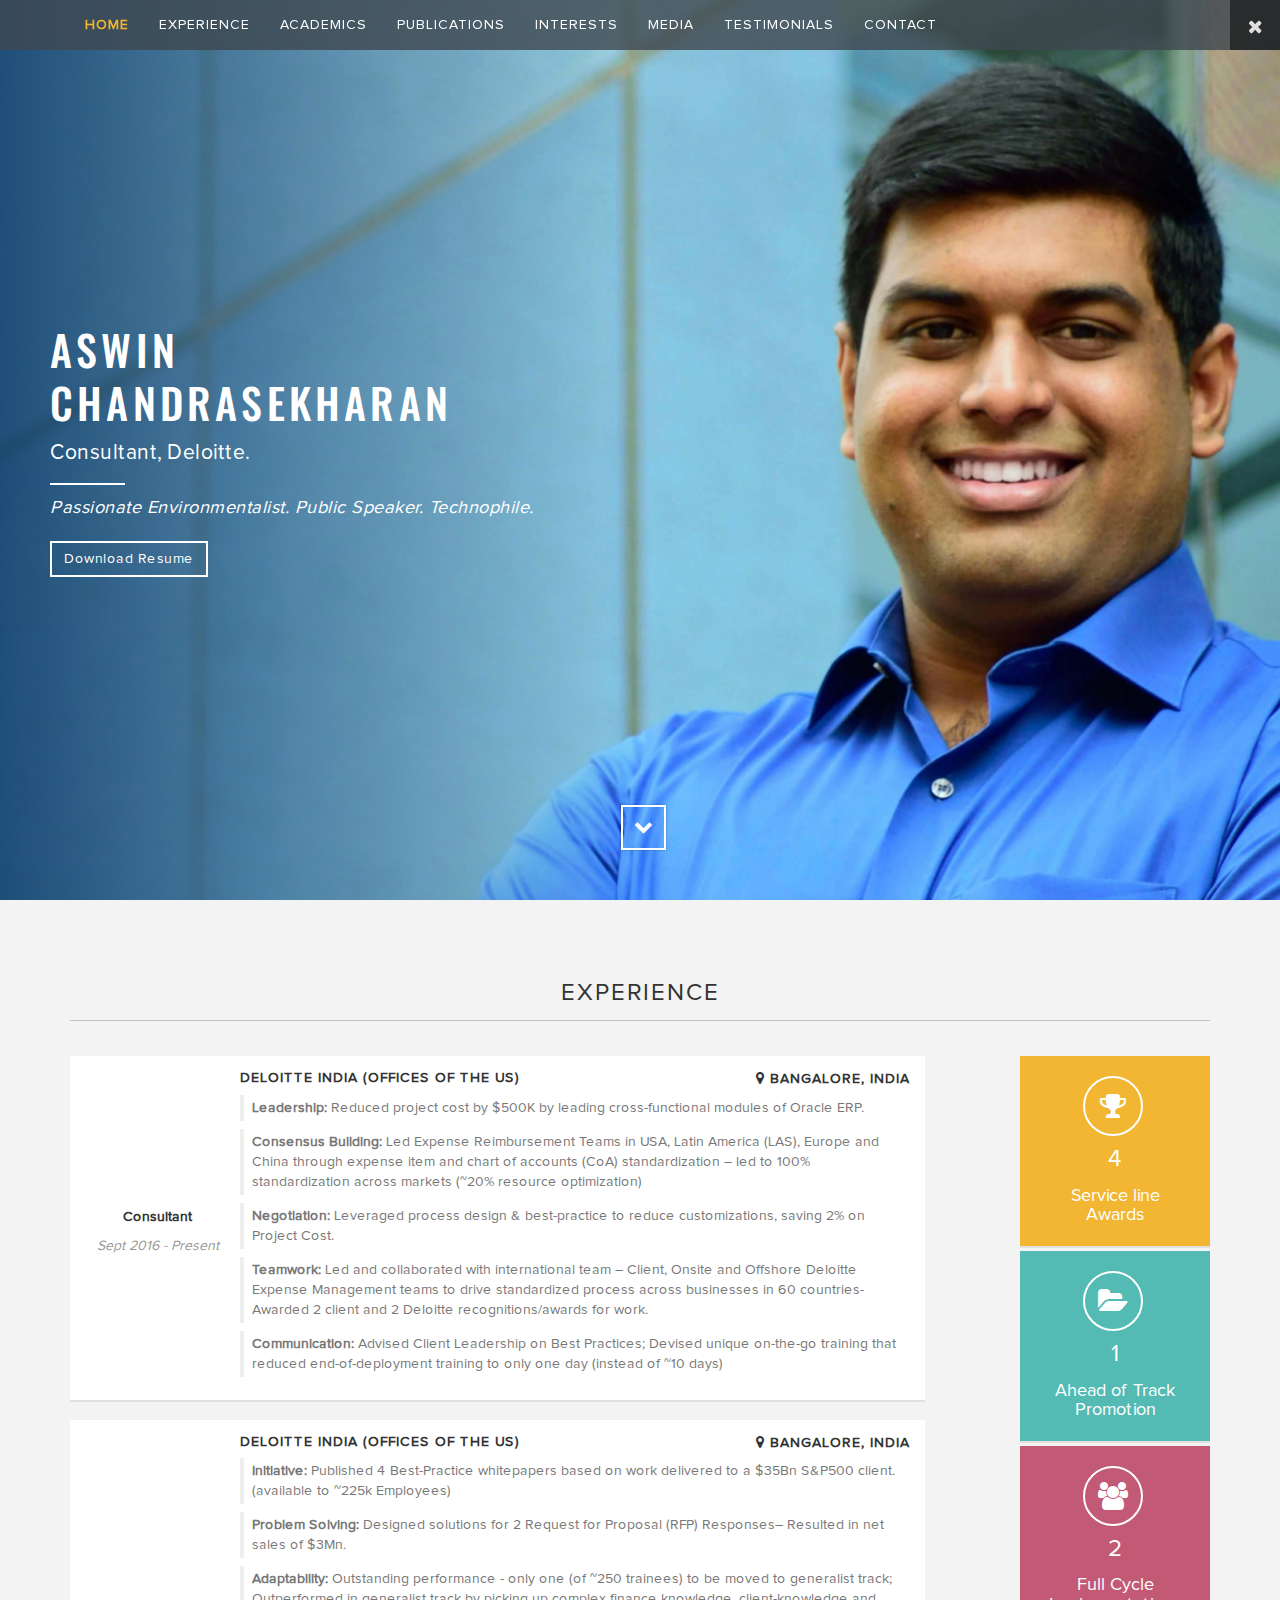
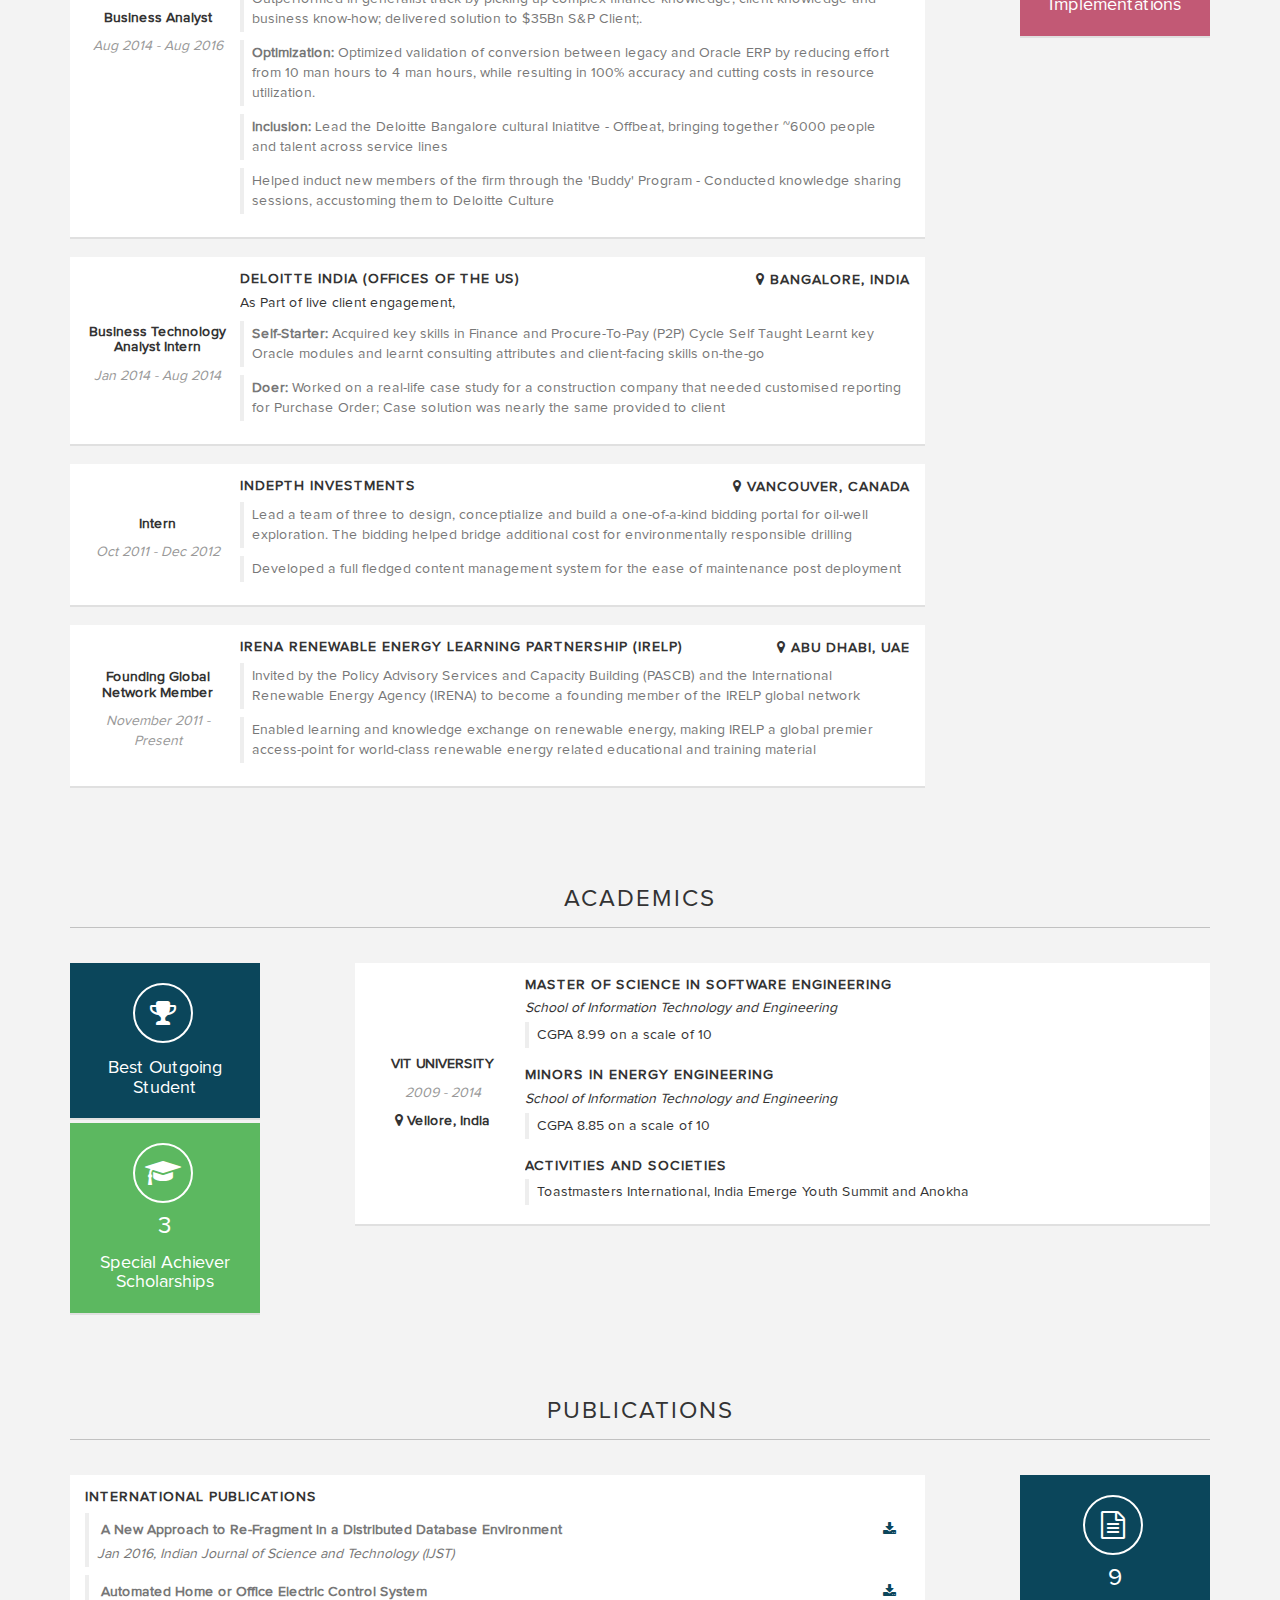
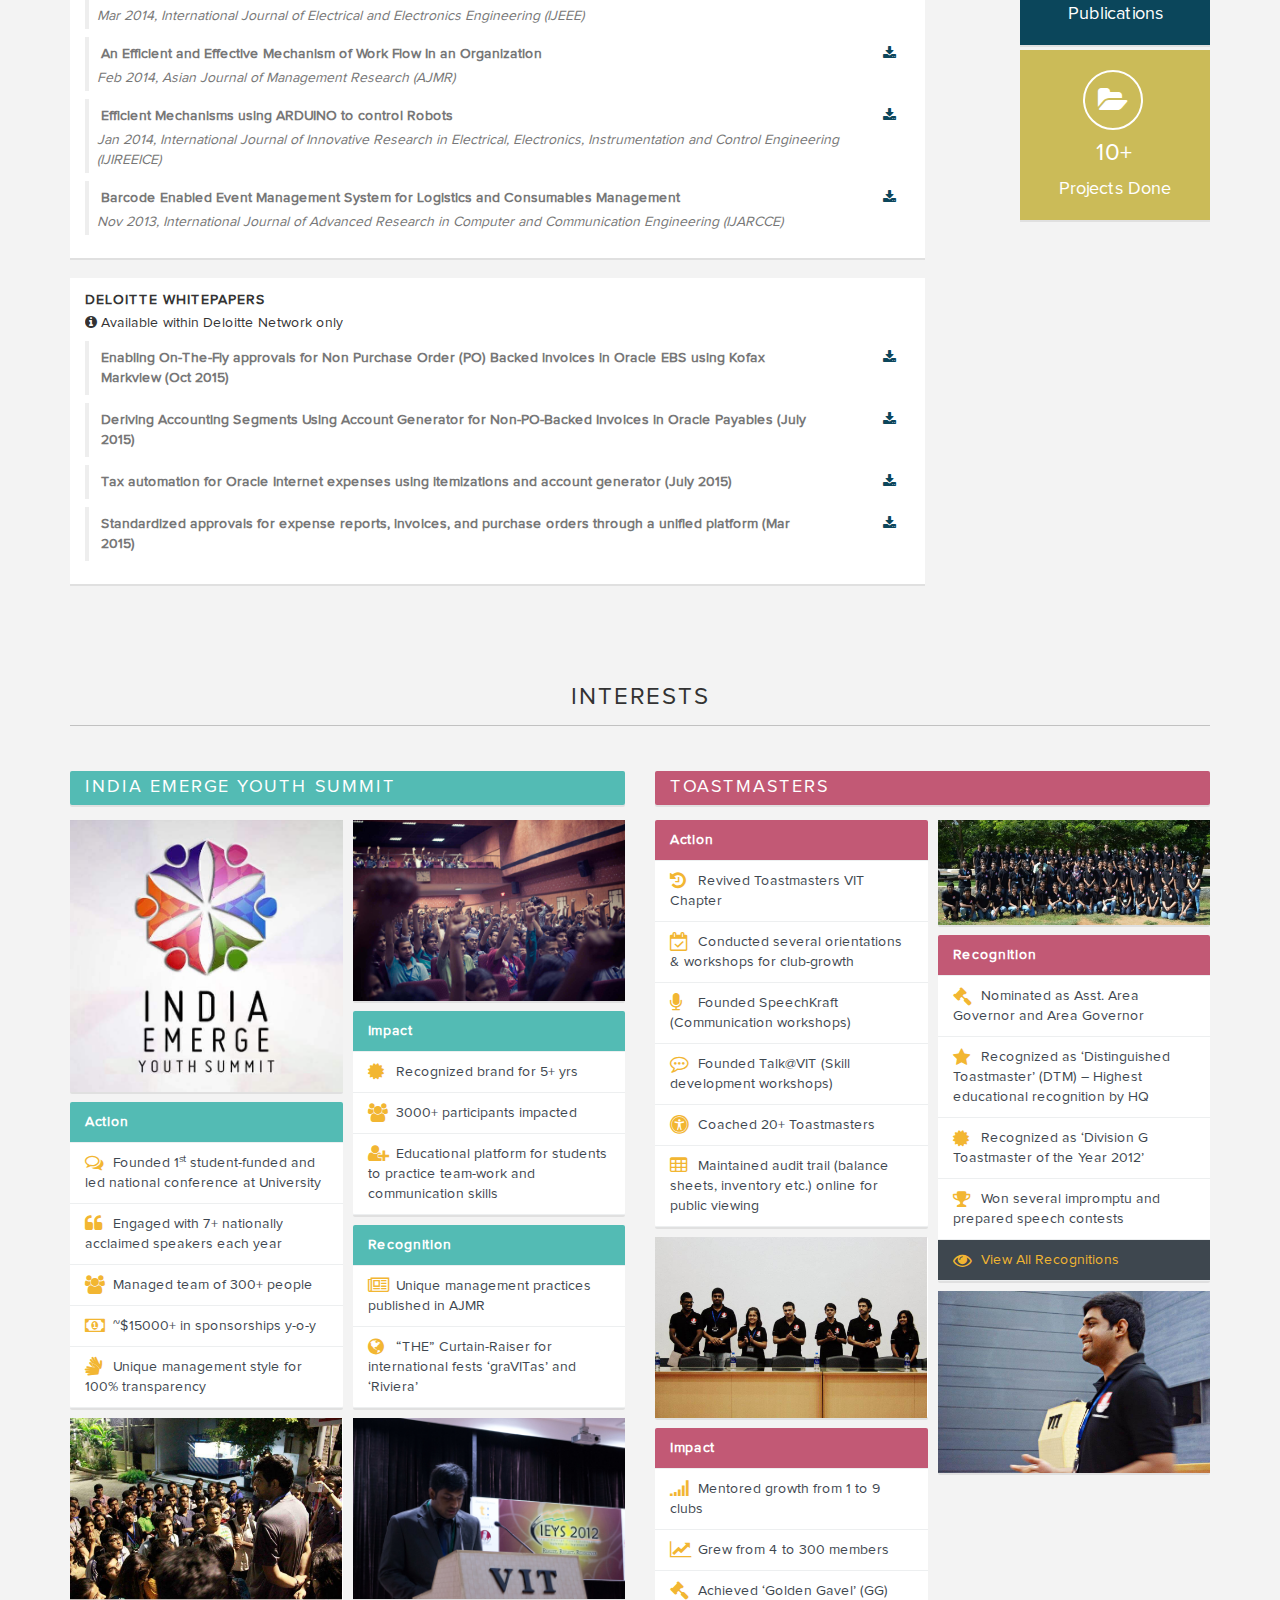
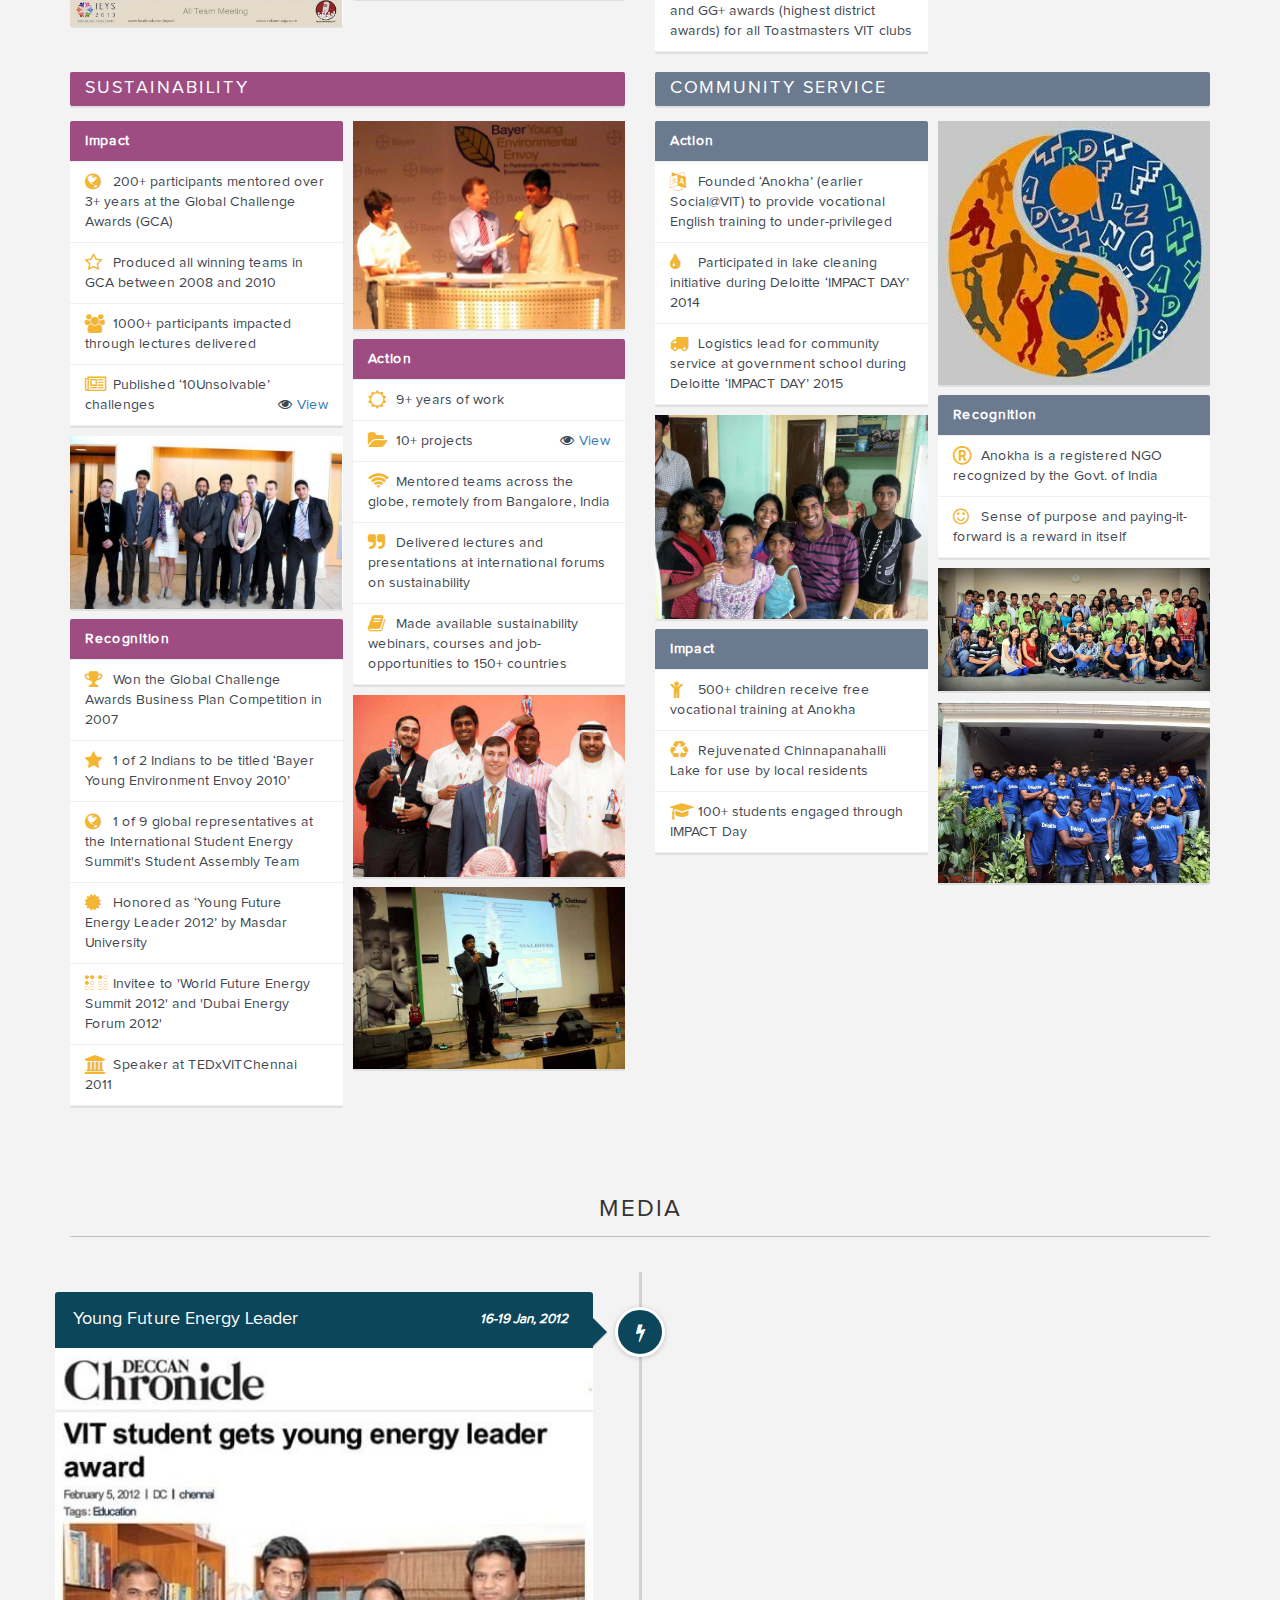
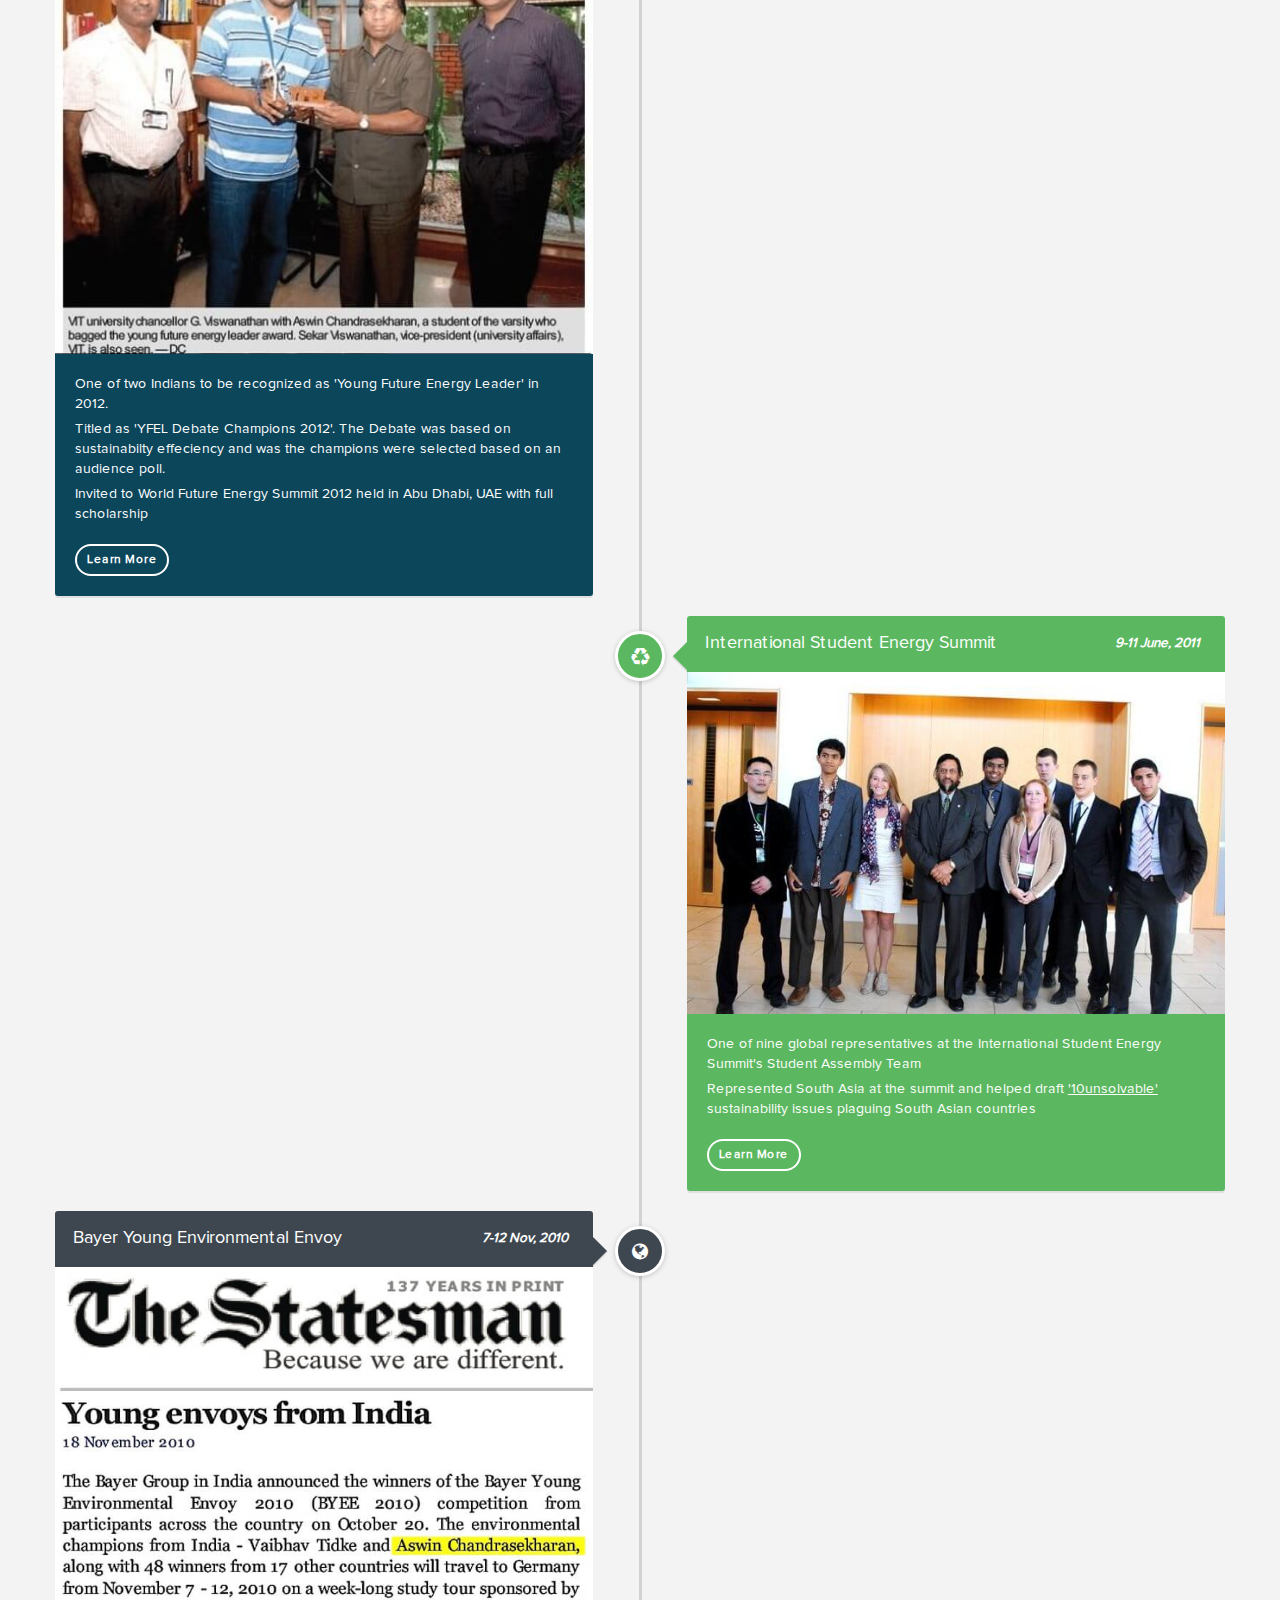
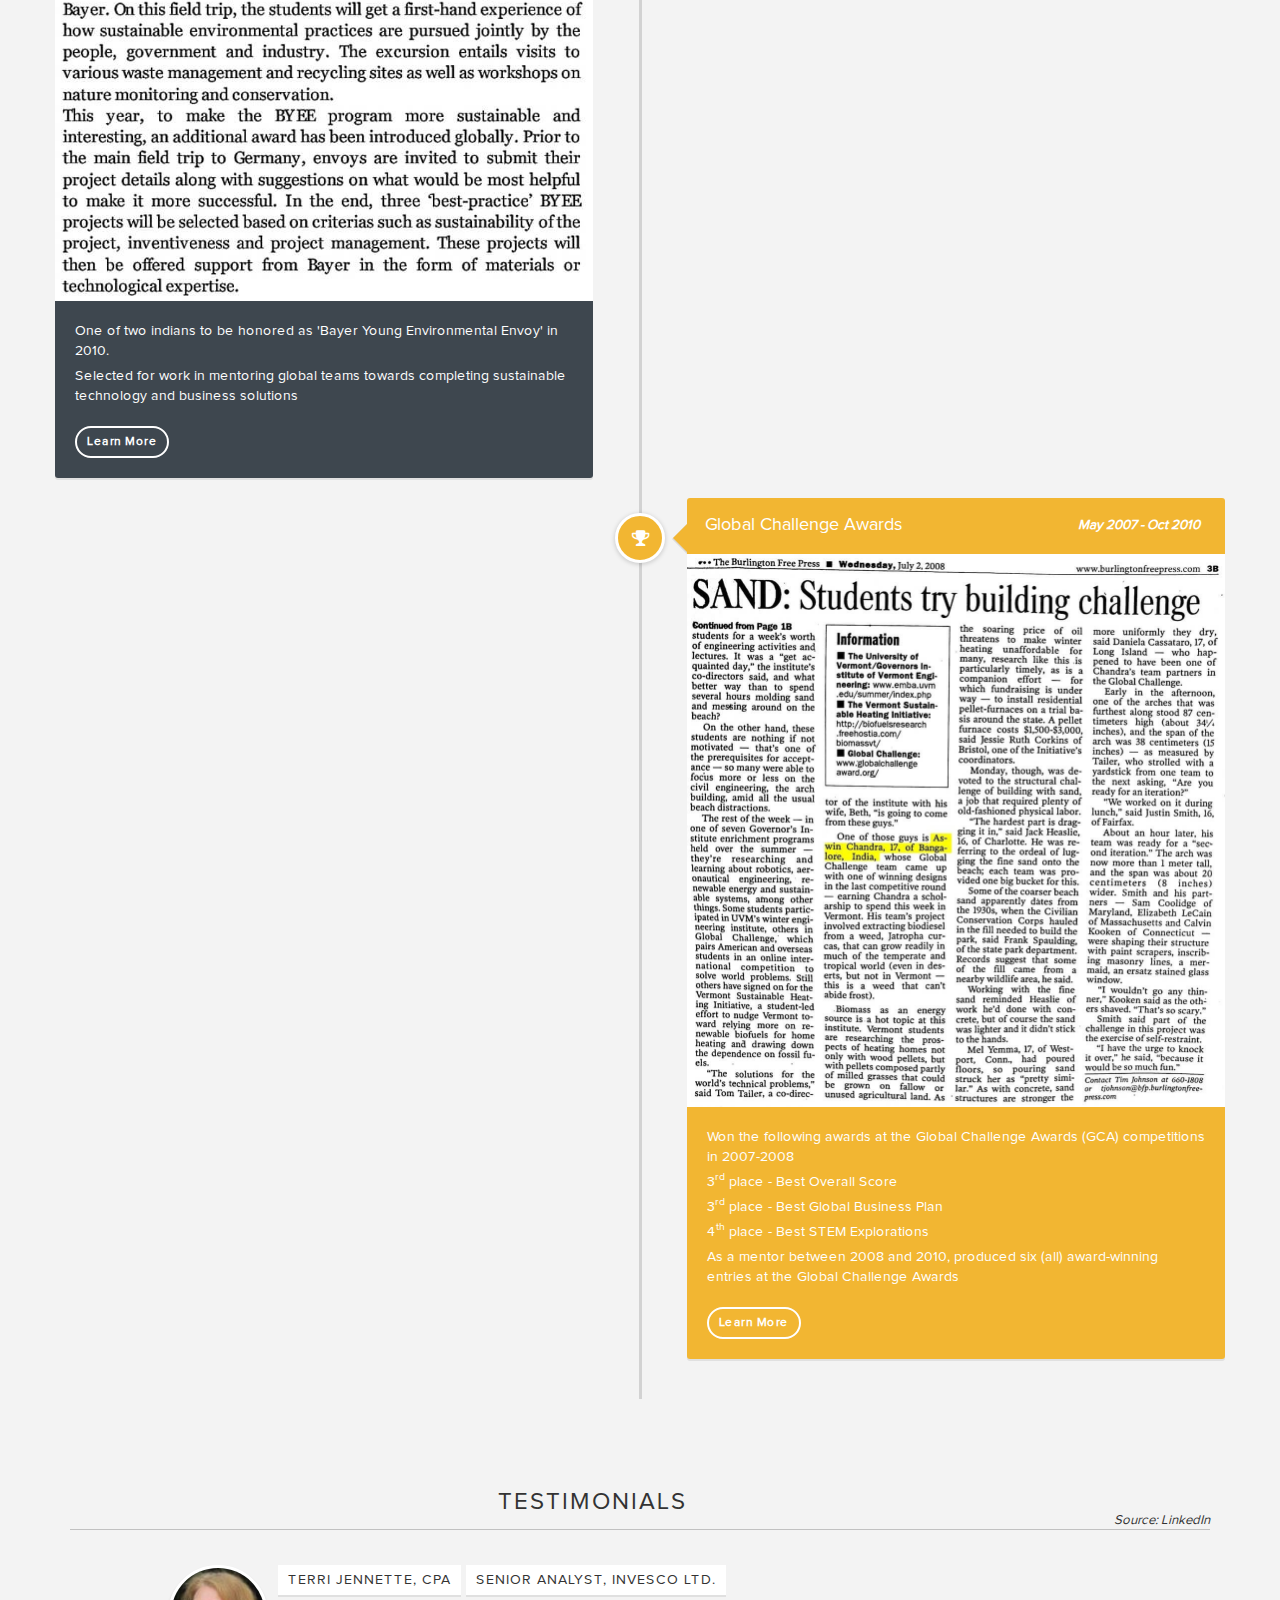
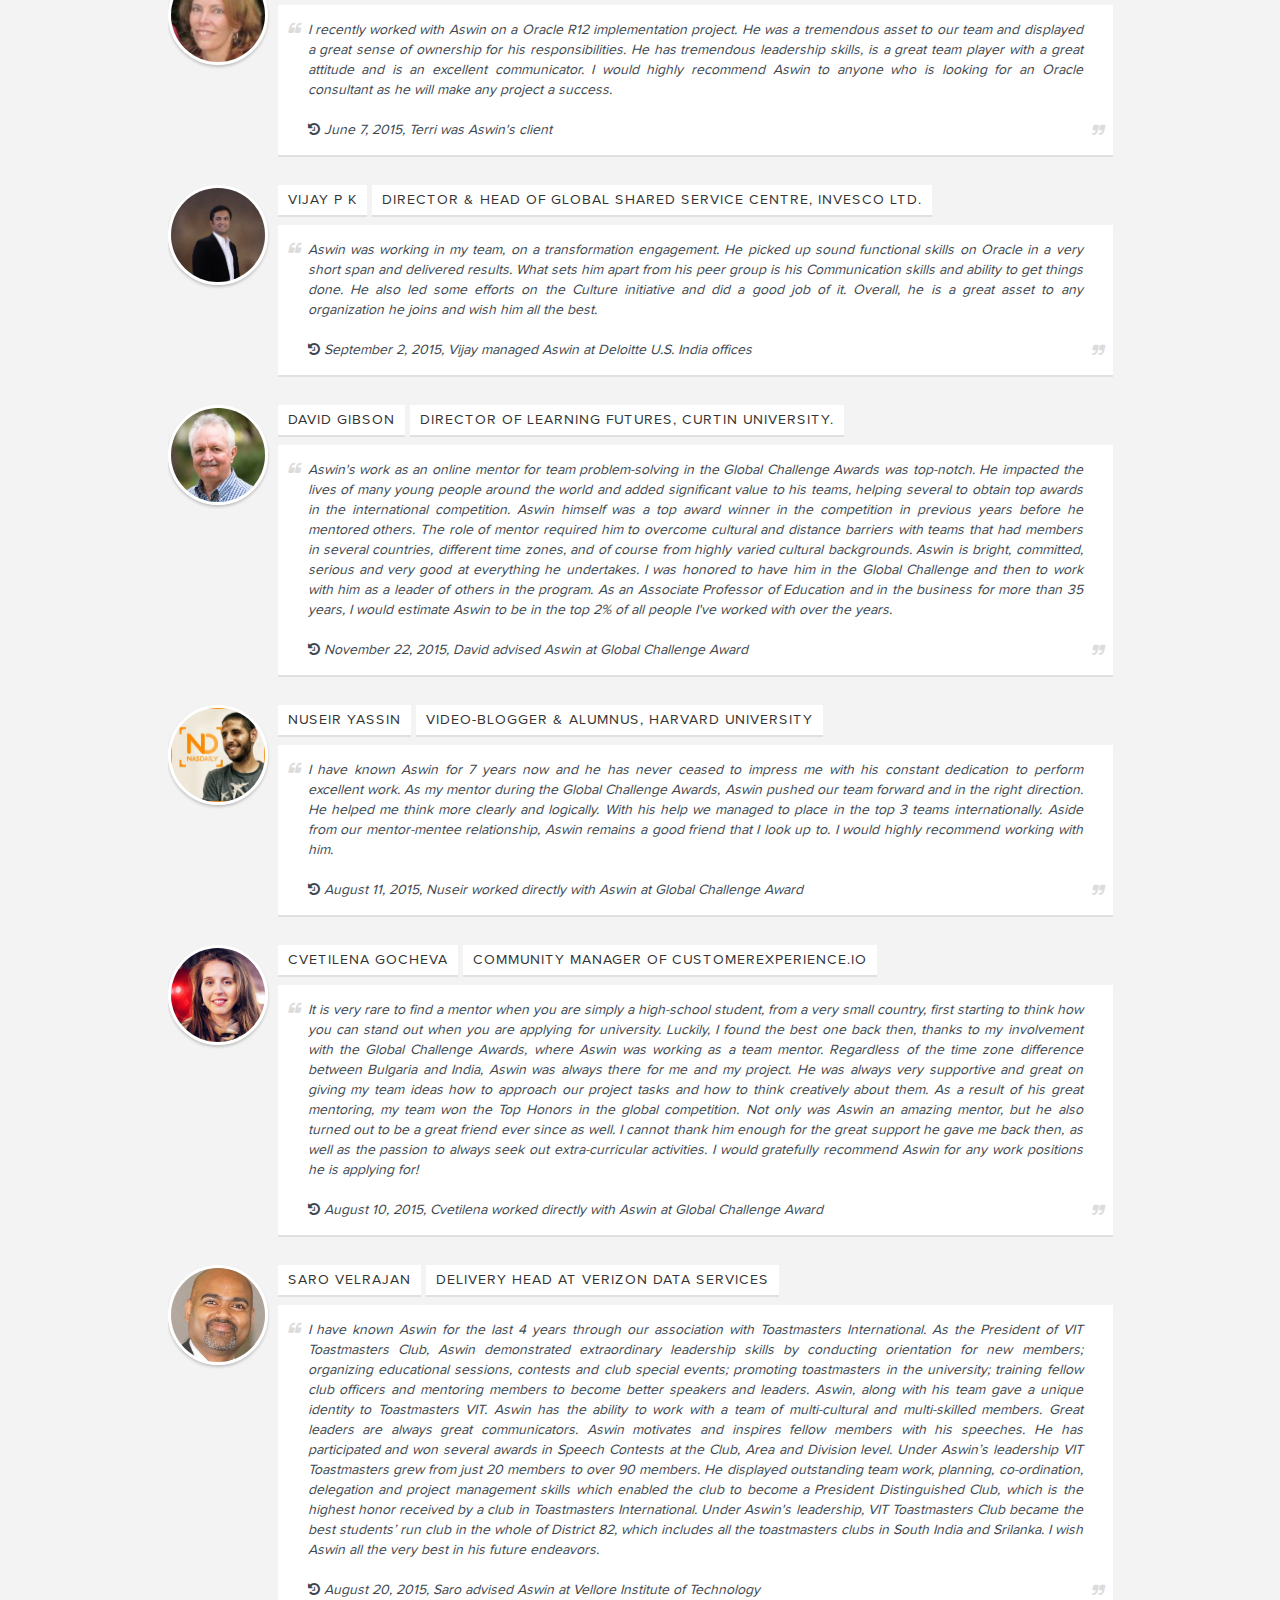
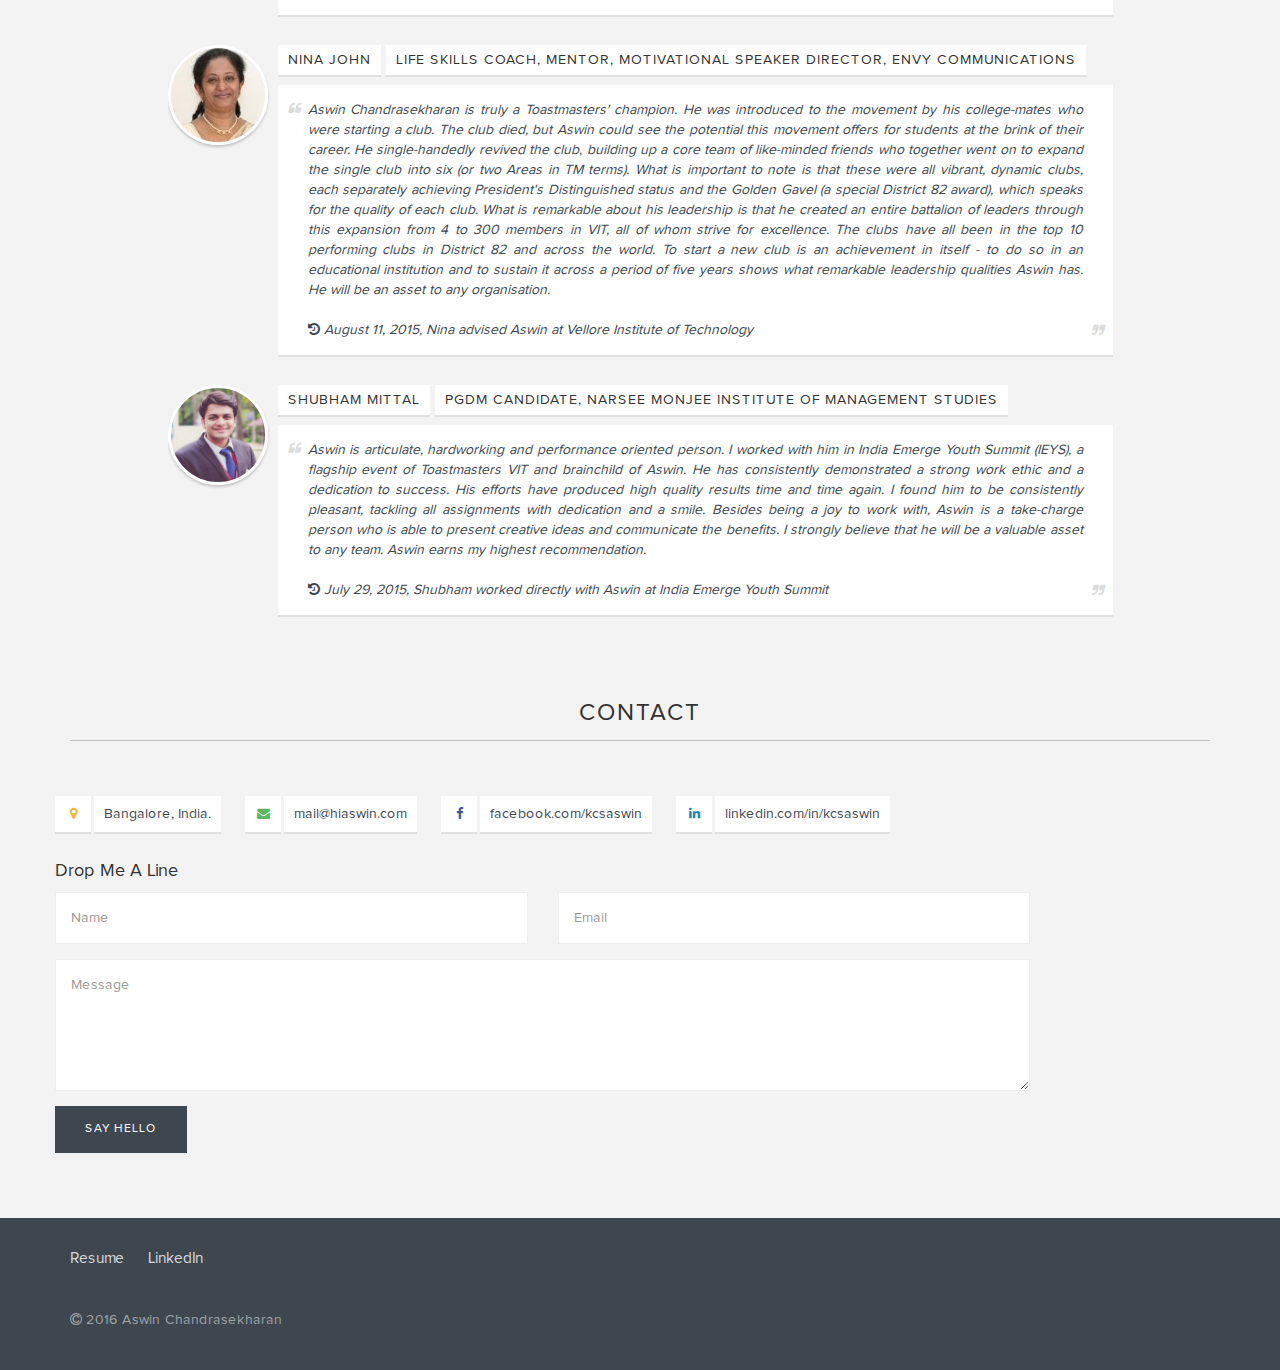
<file: index.html>
<!--Designed and built by Aniruddha Pondhe. 
	www.anipb.com | linkedin.com/in/aniruddhapondhe-->
<!DOCTYPE html>
<html lang="en">
<head>
	<title>Aswin Chandrasekharan</title>
	<meta charset="UTF-8" />
	<meta http-equiv="X-UA-Compatible" content="IE=edge" />
	<meta name="viewport" content="width=device-width, initial-scale=1.0, minimum-scale=1.0, maximum-scale=1.0, user-scalable=no" />

	<link rel="stylesheet" type="text/css" href="css/bootstrap.min.css" />
	<link rel="stylesheet" type="text/css" href="css/scrolling-nav.css" />
	<link rel="stylesheet" type="text/css" href="css/font-awesome.min.css" />
	<link rel="stylesheet" type="text/css" href="https://fonts.googleapis.com/css?family=Oswald" />
	<!-- Custom Styleshett -->
	<link rel="stylesheet" type="text/css" href="css/style.css" />

    <!-- HTML5 Shim and Respond.js IE8 support of HTML5 elements and media queries -->
    <!-- WARNING: Respond.js doesn't work if you view the page via file:// -->
    <!--[if lt IE 9]>
        <script src="https://oss.maxcdn.com/libs/html5shiv/3.7.0/html5shiv.js"></script>
        <script src="https://oss.maxcdn.com/libs/respond.js/1.4.2/respond.min.js"></script>
    <![endif]-->
	<script>
	  (function(i,s,o,g,r,a,m){i['GoogleAnalyticsObject']=r;i[r]=i[r]||function(){
	  (i[r].q=i[r].q||[]).push(arguments)},i[r].l=1*new Date();a=s.createElement(o),
	  m=s.getElementsByTagName(o)[0];a.async=1;a.src=g;m.parentNode.insertBefore(a,m)
	  })(window,document,'script','https://www.google-analytics.com/analytics.js','ga');

	  ga('create', 'UA-85081599-1', 'auto');
	  ga('send', 'pageview');

	</script>
</head>

<body id="page-top" data-spy="scroll" data-target=".navbar-fixed-top">
    <nav class="navbar navbar-fixed-top grey-matte-bg" role="navigation">
        <div class="container">
            <div class="navbar-header page-scroll">
                <button type="button" class="navbar-toggle" data-toggle="collapse" data-target=".navbar-ex1-collapse">
                    <span class="sr-only">Toggle navigation</span>
                    <span class="icon-bar"></span>
                    <span class="icon-bar"></span>
                    <span class="icon-bar"></span>
                </button>
            </div>
            <div class="collapse navbar-collapse navbar-ex1-collapse">
                <ul class="nav navbar-nav">
                    <li class="active"><a class="page-scroll" href="#about">Home</a></li>
                    <li><a class="page-scroll" href="#experience">Experience</a></li>
                    <li><a class="page-scroll" href="#academics">Academics</a></li>
                    <li><a class="page-scroll" href="#publications">Publications</a></li>
                    <li><a class="page-scroll" href="#interests">Interests</a></li>
                    <li><a class="page-scroll" href="#media">Media</a></li>
                    <li><a class="page-scroll" href="#testimonials">Testimonials</a></li>
                    <li><a class="page-scroll" href="#contact">Contact</a></li>
                </ul>
            </div>
        </div>
    </nav>
    <div class="menu-trigger"><i class="fa fa-navicon fa-lg"></i></div>

	<section id="about" class="zero-padding-top full-width-bg vertical-middle-parent aswin-banner">
		<div class="container vertical-middle-element intro-box">
			<div class="row">
				<div class="col-md-6 intro-content">
					<h1>Aswin<br />Chandrasekharan</h1>
					<p class="designation">Consultant, Deloitte.</p>
					<h1 class="heading-line"></h1>
					<p class="keywords">Passionate Environmentalist. Public Speaker. Technophile.</p>
					<a href="content/AswinResume.pdf" class="btn download-cv" target="_blank">Download Resume</a>
					<!-- <p class="location"><i class="fa fa-map-marker fa-fw"></i>Bangalore, India</p> -->
				</div>
			</div>
		</div>
		<a class="btn-scroll-down page-scroll" href="#experience"><i class="fa fa-chevron-down fa-lg"></i></a>
	</section>

	<section id="experience">
		<div class="container">
			<h3>Experience</h3>

			<div class="row">
				<div class="col-xs-12 col-sm-12 col-md-9 section-box">
					<div class="media section-item">
						<div class="media-left media-middle year">
							<h5>Consultant</h5>
							<span>Sept 2016 - Present</span>
						</div>
						<div class="media-body box-content">
							<h5 class="media-heading">Deloitte India (Offices of the US) <span class="pull-right"><i class="fa fa-map-marker"></i> Bangalore, India</span></h5>

							<ul><li><b>Leadership:</b> Reduced project cost by $500K by leading cross-functional modules of Oracle ERP.</li>
								<li><b>Consensus Building:</b> Led Expense Reimbursement Teams in USA, Latin America (LAS), Europe and China through expense item and chart of accounts (CoA) standardization – led to 100% standardization across markets (~20% resource optimization)
								<li><b>Negotiation:</b> Leveraged process design & best-practice to reduce customizations, saving 2% on Project Cost.</li>
								<li><b>Teamwork:</b> Led and collaborated with international team – Client, Onsite and Offshore Deloitte Expense Management teams to drive standardized process across businesses in 60 countries- Awarded 2 client and 2 Deloitte recognitions/awards for work.</li>
								<li><b>Communication: </b> Advised Client Leadership on Best Practices; Devised unique on-the-go training that reduced end-of-deployment training to only one day (instead of ~10 days)</li> 
							</ul>
						</div>
					</div>
					<div class="media section-item">
						<div class="media-left media-middle year">
							<h5>Business Analyst</h5>
							<span>Aug 2014 - Aug 2016</span>
						</div>
						<div class="media-body box-content">
							<h5 class="media-heading">Deloitte India (Offices of the US) <span class="pull-right"><i class="fa fa-map-marker"></i> Bangalore, India</span></h5>
							<ul>
								<li><b>Initiative:</b> Published 4 Best-Practice whitepapers based on work delivered to a $35Bn S&P500 client. (available to ~225k Employees)</li>
								<li><b>Problem Solving:</b> Designed solutions for 2 Request for Proposal (RFP) Responses– Resulted in net sales of $3Mn.</li>
								<li><b>Adaptability:</b> Outstanding performance - only one (of ~250 trainees) to be moved to generalist track; Outperformed in generalist track by picking up complex finance knowledge, client-knowledge and business know-how; delivered solution to $35Bn S&P Client;.</li>
								<li><b>Optimization:</b> Optimized validation of conversion between legacy and Oracle ERP by reducing effort from 10 man hours to 4 man hours, while resulting in 100% accuracy and cutting costs in resource utilization.</li>
								<li><b>Inclusion:</b> Lead the Deloitte Bangalore cultural Iniatitve - Offbeat, bringing together ~6000 people and talent across service lines</li>
								<li>Helped induct new members of the firm through the 'Buddy' Program - Conducted knowledge sharing sessions, accustoming them to Deloitte Culture</li>
							</ul>
						</div>
					</div>
					<div class="media section-item">
						<div class="media-left media-middle year">
							<h5>Business Technology Analyst Intern</h5>
							<span>Jan 2014 - Aug 2014</span>
						</div>
						<div class="media-body box-content">
							<h5 class="media-heading">Deloitte India (Offices of the US) <span class="pull-right"><i class="fa fa-map-marker"></i> Bangalore, India</span></h5>
							<p>As Part of live client engagement,</p>
							<ul>
								<li><b>Self-Starter: </b>Acquired key skills in Finance and Procure-To-Pay (P2P) Cycle
								Self Taught Learnt key Oracle modules and learnt consulting attributes and client-facing skills on-the-go</li>
								<li><b>Doer:</b> Worked on a real-life case study for a construction company that needed customised reporting for Purchase Order; Case solution was nearly the same provided to client</li>
							</ul>
						</div>
					</div>
					<div class="media section-item">
						<div class="media-left media-middle year">
							<h5>Intern</h5>
							<span>Oct 2011 - Dec 2012</span>
						</div>
						<div class="media-body box-content">
							<h5 class="media-heading">Indepth Investments <span class="pull-right"><i class="fa fa-map-marker"></i> Vancouver, Canada</span></h5>
							<ul>
								<li>Lead a team of three to design, conceptialize and build a one-of-a-kind bidding portal for oil-well exploration. The bidding helped bridge additional cost for environmentally responsible drilling</li>
								<li>Developed a full fledged content management system for the ease of maintenance post deployment</li>
							</ul>
						</div>
					</div>
					<div class="media section-item">
						<div class="media-left media-middle year">
							<h5>Founding Global Network Member</h5>
							<span>November 2011 - Present</span>
						</div>
						<div class="media-body box-content">
							<h5 class="media-heading">IRENA Renewable Energy Learning Partnership (IRELP) <span class="pull-right"><i class="fa fa-map-marker"></i> Abu Dhabi, UAE</span></h5>
							<ul>
								<li>Invited by the Policy Advisory Services and Capacity Building (PASCB) and the International Renewable Energy Agency (IRENA) to become a founding member of the IRELP global network</li>
								<li>Enabled learning and knowledge exchange on renewable energy, making IRELP a global premier access-point for world-class renewable energy related educational and training material</li>
							</ul>
						</div>
					</div>
				</div>

				<div class="col-xs-12 col-sm-12 col-md-2 col-md-offset-1 section-summary">
					<div class="middle-content">						
						<div class="fact-box soft-yellow-bg">
							<span class="fa-stack fa-2x">
								<i class="fa fa-trophy fa-stack-1x"></i>
							</span>
							<p data-to="4" data-append="">4</p>
							<h4>Service line Awards</h4>
						</div>						
						<div class="fact-box cyan-matte-bg">
							<span class="fa-stack fa-2x">
								<i class="fa fa-folder-open fa-stack-1x"></i>
							</span>
							<p data-to="1" data-append="">1</p>
							<h4>Ahead of Track Promotion</h4>
						</div>						
						<div class="fact-box soft-pink-bg">
							<span class="fa-stack fa-2x">
								<i class="fa fa-users fa-stack-1x"></i>
							</span>
							<p data-to="2" data-append="">2</p>
							<h4>Full Cycle Implementations</h4>
						</div>
					</div>					
				</div>

			</div><!--row-->
		</div>
	</section>

	<section id="academics">
		<div class="container">
			<h3>Academics</h3>

			<div class="row">
				<div class="col-xs-12 col-sm-12 col-md-2 section-summary">
					<div class="middle-content">
						<div class="fact-box steel-blue-bg">
							<span class="fa-stack fa-2x">
								<i class="fa fa-trophy fa-stack-1x"></i>
							</span>
							<h4>Best Outgoing Student</h4>
						</div>
						<div class="fact-box soft-green-bg">
							<span class="fa-stack fa-2x">
								<i class="fa fa-mortar-board fa-stack-1x"></i>
							</span>
							<p data-to="3" data-append="">3</p>
							<h4>Special Achiever Scholarships</h4>
						</div>
					</div>
				</div>
				<div class="col-xs-12 col-sm-12 col-md-9 col-md-offset-1 section-box">
					<div class="media section-item">
						<div class="media-left media-middle year">
							<h5>VIT UNIVERSITY</h5>
							<span>2009 - 2014</span>
							<h5 class="vellore-location"><i class="fa fa-map-marker"></i> Vellore, India</h5>
						</div>
						<div class="media-body box-content">
							<h5 class="media-heading">Master of Science in Software Engineering</h5>
							<p><i>School of Information Technology and Engineering</i></p>
							<blockquote>CGPA 8.99 on a scale of 10</blockquote>
							<h5 class="media-heading">Minors in Energy Engineering</h5>
							<p><i>School of Information Technology and Engineering</i></p>							
							<blockquote>CGPA 8.85 on a scale of 10</blockquote>
							<h5 class="media-heading">Activities and Societies</h5>
							<blockquote>Toastmasters International, India Emerge Youth Summit and Anokha</blockquote>
						</div>
					</div>
				</div>

			</div><!--row-->
		</div>
	</section>

	<section id="publications">
		<div class="container">
			<h3>Publications</h3>

			<div class="row">
				<div class="col-xs-12 col-sm-12 col-md-9 section-box">
					<div class="media section-item">
						<div class="media-body box-content">
							<h5 class="media-heading">International Publications</h5>
							<ul class="publications-list">
								<li><span>A New Approach to Re-Fragment in a Distributed Database Environment</span>
									<a href="http://www.indjst.org/index.php/indjst/article/view/59963/66981" target="_blank" class="pull-right"><i class="fa fa-download fa-fw"></i></a>
									<br /><i>Jan 2016, Indian Journal of Science and Technology (IJST)</i>
								</li>
								<li><span>Automated Home or Office Electric Control System</span>
									<a href="content/AutoHomeOfficePpr.pdf" target="_blank" class="pull-right"><i class="fa fa-download fa-fw"></i></a>
									<br /><i>Mar 2014, International Journal of Electrical and Electronics Engineering (IJEEE)</i>
								</li>
								<li><span>An Efficient and Effective Mechanism of Work Flow In an Organization</span>
									<a href="http://www.ipublishing.co.in/ajmrvol1no1//volfour/EIJMRS4038.pdf" target="_blank" class="pull-right"><i class="fa fa-download fa-fw"></i></a>
									<br /><i>Feb 2014, Asian Journal of Management Research (AJMR)</i>
								</li>
								<li><span>Efficient Mechanisms using ARDUINO to control Robots</span>
									<a href="http://www.ijireeice.com/upload/2014/january/IJIREEICE2B__S_karthik_efficient_mechanisms.pdf" target="_blank" class="pull-right"><i class="fa fa-download fa-fw"></i></a>
									<br /><i>Jan 2014, International Journal of Innovative Research in Electrical, Electronics, Instrumentation and Control Engineering (IJIREEICE)</i>
								</li>
								<li><span>Barcode Enabled Event Management System for Logistics and Consumables Management</span>
									<a href="http://www.ijarcce.com/upload/2013/november/23-_H_-Aswin-BARCODE_ENABLED.pdf" target="_blank" class="pull-right"><i class="fa fa-download fa-fw"></i></a>
									<br /><i>Nov 2013, International Journal of Advanced Research in Computer and Communication Engineering (IJARCCE)</i>
								</li>
							</ul>
						</div>
					</div>
					<div class="media section-item">
						<div class="media-body box-content">
							<h5 class="media-heading">DELOITTE WHITEPAPERS</h5>
							<p><i class="fa fa-info-circle"></i> Available within Deloitte Network only</p>
							<ul class="publications-list">
								<li><span>Enabling On-The-Fly approvals for Non Purchase Order (PO) Backed invoices in Oracle EBS using Kofax Markview (Oct 2015)</span><a href="https://www.km.deloitteresources.com/sites/live/consulting/KAM%20Documents/All%20Consulting/KMIP-2822740/Enabling%20on%20the%20fly%20Approvals.docx" target="_blank" class="pull-right"><i class="fa fa-download fa-fw"></i></a></li>
								<li><span>Deriving Accounting Segments Using Account Generator for Non-PO-Backed Invoices in Oracle Payables (July 2015)</span><a href="https://www.km.deloitteresources.com/sites/live/consulting/KAM%20Documents/All%20Consulting/KMIP-2655465/Account%20Generator%20Whitepaper%20DCS%20US%20Compliant%20DOC1300375.docx" target="_blank" class="pull-right"><i class="fa fa-download fa-fw"></i></a></li>
								<li><span>Tax automation for Oracle Internet expenses using itemizations and account generator (July 2015)</span><a href="https://www.km.deloitteresources.com/sites/live/consulting/KAM%20Documents/All%20Consulting/KMIP-2655520/Tax%20Automation%20in%20Oracle%20Expense%20Report%20using%20Itemizations%20and%20Account%20G.docx" target="_blank" class="pull-right"><i class="fa fa-download fa-fw"></i></a></li>
								<li><span>Standardized approvals for expense reports, invoices, and purchase orders through a unified platform (Mar 2015)</span><a href="https://www.km.deloitteresources.com/sites/live/consulting/KAM%20Documents/All%20Consulting/KMIP-2313650/Standardized%20Approvals%20using%20unified%20approach%20PC%20DOC1228466.docx" target="_blank" class="pull-right"><i class="fa fa-download fa-fw"></i></a></li>
							</ul>
						</div>
					</div>
				</div>
				<div class="col-xs-12 col-sm-12 col-md-2 col-md-offset-1 section-summary">
					<div class="middle-content">
						<div class="fact-box steel-blue-bg">
							<span class="fa-stack fa-2x">
								<i class="fa fa-file-text-o fa-stack-1x"></i>
							</span>
							<p data-to="9" data-append="+">9</p>
							<h4>Publications</h4>
						</div>
						<div class="fact-box khaki-bg">
							<span class="fa-stack fa-2x">
								<i class="fa fa-folder-open fa-stack-1x"></i>
							</span>
							<p data-to="10" data-append="">10+</p>
							<h4>Projects Done</h4>
						</div>
					</div>
				</div>
			</div>
		</div>
	</section>

	<section id="interests">
		<div class="modal fade" id="tmirecog" tabindex="-1" role="dialog" aria-labelledby="tmirecogLabel">
			<div class="modal-dialog modal-lg" role="document">
				<div class="modal-content">
					<div class="modal-header">
						<button type="button" class="close" data-dismiss="modal" aria-label="Close"><span aria-hidden="true"><i class="fa fa-close"></i></span></button>
						<h4 class="modal-title" id="tmirecogLabel">Toastmasters Recognitions</h4>
					</div>
					<div class="modal-body">
						<div class="row">
							<div class="col-xs-12 col-sm-12 col-md-12">
								<div class="table-responsive">
								<table class="table table-striped table-bordered table-condensed">
									<thead>
									<tr class="steel-blue-bg white-txt">
										<td colspan="2">Responsibilities</td>
									</tr>
									</thead>
									<tbody>
									<tr>
										<td>Sponsor - Trichy Toastmasters Clubs</td>
										<td>Jan 2014 to Present</td>
									</tr>
									<tr>
										<td>Area Governor – Area 3, Division G, District 82, Toastmasters International</td>
										<td>Jan 2013 to Present</td>
									</tr>
									<tr>
										<td>Asst Area Governor – Area 2, Div G, Dist 82, Toastmasters International</td>
										<td>June 2012 to Jan 2013</td>
									</tr>
									<tr>
										<td>Immediate Past President – Terra VIT Toastmasters</td>
										<td>Jul 2012 to Dec 2012</td>
									</tr>
									<tr>
										<td>President - Toastmasters International VIT Chapter</td>
										<td>Jan 2012 to June 2012</td>
									</tr>
									<tr>
										<td>Treasurer - Toastmasters International VIT Chapter</td>
										<td>Jul 2012 to Dec 2012</td>
									</tr>
									<tr>
										<td>Mentor and Sponsor – Agua VIT Toastmasters</td>
										<td>Jul 2013 to present</td>
									</tr>
									<tr>
										<td>Mentor and Sponsor – Fogo VIT Toastmasters</td>
										<td>Jul 2013 to present</td>
									</tr>
									<tr>
										<td>Mentor and Sponsor – Brisa VIT Toastmasters</td>
										<td>Aug 2012 to present</td>
									</tr>
									<tr>
										<td>Mentor and Sponsor – Clima VIT Toastmasters</td>
										<td>Aug 2012 to present</td>
									</tr>
									</tbody>
								</table>
								</div>
							</div>
						</div>
						<div class="row">
							<div class="col-xs-12 col-sm-12 col-md-12">
								<div class="table-responsive">
								<table class="table table-striped table-bordered table-condensed">
									<thead>
										<tr class="steel-blue-bg white-txt">
											<td colspan="2">Educational Recognitions</td>
										</tr>
									</thead>
									<tbody>
									<tr>
										<td>Distinguished Toastmaster</td><td>Jul 2014</td>
									</tr>
									<tr>
										<td>Advanced Leader Silver</td><td>Jul 2014</td>
									</tr>
									<tr>
										<td>Advanced Communicator Gold</td><td>Apr 2014</td>
									</tr>
									<tr>
										<td>Advanced Communicator Silver</td><td>Jun 2013</td>
									</tr>
									<tr>
										<td>Competent Leader (x2)</td><td>May 2013 and Nov 2011</td>
									</tr>
									<tr>
										<td>Leadership Excellence (x5)</td><td>Mar - May 2013</td>
									</tr>
									<tr>
										<td>Advanced Communicator Bronze</td><td>Jan 2013</td>
									</tr>
									<tr>
										<td>Advanced Leader Bronze</td><td>Jul 2012</td>
									</tr>
									<tr>
										<td>Competent Communicator</td><td>Mar 2012</td>
									</tr>
									</tbody>
								</table>
								</div>
							</div>
						</div>
						<div class="row">
							<div class="col-xs-12 col-sm-12 col-md-12">
								<div class="table-responsive">
								<table class="table table-striped table-bordered table-condensed">
									<thead>
										<tr class="steel-blue-bg white-txt">
											<td colspan="2">Awards</td>
										</tr>
									</thead>
									<tbody>
										<tr>
											<td>Division G Toastmaster of the Year</td><td>2012</td>
										</tr>
										<tr>
											<td>Star Performer, Division G, District 82</td><td>2011 - 2012</td>
										</tr>
									</tbody>
								</table>
								</div>
							</div>
						</div>
						<div class="row">
							<div class="col-xs-12 col-sm-12 col-md-12">
								<div class="table-responsive">
								<table class="table table-striped table-bordered table-condensed">
									<thead>
										<tr class="steel-blue-bg white-txt">
											<td colspan="2">Contests</td>
										</tr>
									</thead>
									<tbody>
										<tr>
											<td>International Speech Contest – 1st Place, Terra VIT Toastmasters</td><td>2013</td>
										</tr>
										<tr>
											<td>Table Topics Contest – 1st Place, Terra VIT Toastmasters</td><td>2013</td>
										</tr>
										<tr>
											<td>Table Topics Contest – 1st Place, Area 3, Div G</td><td>2012</td>
										</tr>
										<tr>
											<td>International Speech Contest – 1st Place, Toastmasters International VIT Chapter</td><td>2012</td>
										</tr>
										<tr>
											<td>Table Topics – 2nd Place, Toastmasters International VIT Chapter</td><td>2012</td>
										</tr>
									</tbody>
								</table>
								</div>
							</div>
						</div>
					</div>
					<div class="modal-footer">
						<button type="button" class="btn btn-default" data-dismiss="modal">Close</button>
					</div>
				</div>
			</div>
		</div>
		<div class="modal fade" id="sustainProj" tabindex="-1" role="dialog" aria-labelledby="sustainProjLabel">
			<div class="modal-dialog modal-lg" role="document">
				<div class="modal-content">
					<div class="modal-header">
						<button type="button" class="close" data-dismiss="modal" aria-label="Close"><span aria-hidden="true"><i class="fa fa-close"></i></span></button>
						<h4 class="modal-title" id="sustainProjLabel">Projects</h4>
					</div>
					<div class="modal-body">
						<div class="panel panel-primary">
						  <div class="panel-heading">List of Projects</div>
						  <div class="table-responsive">
						  <table class="table table-striped">
						  	<thead>
						  		<tr>
						  			<th>Project Title</th>
						  			<th>Award</th>
						  			<th>Year</th>
						  			<th>Role</th>
						  			<th>Category</th>
						  		</tr>
						  	</thead>
						  	<tbody>
						  		<tr>
						  			<td>Go wild against Climate Change</td>
						  			<td>Top Honors - Best GCA-350 Project</td>
						  			<td>2010</td>
						  			<td>Mentor</td>
						  			<td>Business Plan</td>
						  		</tr>
						  		<tr>
						  			<td>Dye Sensitized Solar Cells</td>
						  			<td>Top Honors - Best Global Business Plan</td>
						  			<td>2010</td>
						  			<td>Mentor</td>
						  			<td>Business Plan</td>
						  		</tr>
						  		<tr>
						  			<td>Change4Life</td>
						  			<td>Top Honors - Best GCA-350 Project</td>
						  			<td>2010</td>
						  			<td>Mentor</td>
						  			<td>B-Campaign</td>
						  		</tr>
						  		<tr>
						  			<td>VIVACE</td>
						  			<td>Top Honors - Best Global Business plan 	</td>
						  			<td>2010</td>
						  			<td>Mentor</td>
						  			<td>Business Plan</td>
						  		</tr>
						  		<tr>
						  			<td>ElektroHydroGenation</td>
						  			<td>2nd Place - Best Overall Score</td>
						  			<td>2009</td>
						  			<td>Mentor</td>
						  			<td>Business Plan</td>
						  		</tr>
						  		<tr>
						  			<td>Greenovation</td>
						  			<td>1st Place - Best Technical Innovation Plan</td>
						  			<td>2009</td>
						  			<td>Mentor</td>
						  			<td>Business Plan</td>
						  		</tr>
						  		<tr>
						  			<td>Fuel for Thought</td>
						  			<td>3rd Place - Best Global Business Plan
						  				<br />3rd Place - Best Overall Score
						  				<br />4th Place - Best STEM Explorations</td>
						  			<td>2008</td>
						  			<td>Participant</td>
						  			<td>Business Plan</td>
						  		</tr>
						  	</tbody>
						</table>
						</div>
						</div>
					</div>
					<div class="modal-footer">
						<button type="button" class="btn btn-default" data-dismiss="modal">Close</button>
					</div>
				</div>
			</div>
		</div>

		<div class="container">
			<h3>Interests</h3>

			<div class="row">
				<div class="col-xs-12 col-sm-12 col-md-6 card-deck">
					<div class="title cyan-matte-bg">
						<h4>India Emerge Youth Summit</h4>
					</div>
					<div class="column">
						<div class="card img">
							<img src="images/interests/ieys/ieys_1.jpg" class="img-responsive" alt="IEYS_1" />
						</div>
						<div class="card info">
							<ul class="list-group">
								<li class="list-group-item info-type cyan-matte-bg">Action</li>
								<li class="list-group-item">
									<i class="fa fa-comments-o fa-lg fa-fw"></i>
									<span>Founded 1<sup>st</sup> student-funded and led national conference at University</span>
								</li>
								<li class="list-group-item">
									<i class="fa fa-quote-left fa-lg fa-fw"></i>
									<span>Engaged with 7+ nationally acclaimed speakers each year</span>
								</li>
								<li class="list-group-item">
									<i class="fa fa-group fa-lg fa-fw"></i>
									<span>Managed team of 300+ people</span>
								</li>
								<li class="list-group-item">
									<i class="fa fa-money fa-lg fa-fw"></i>
									<span>~$15000+ in sponsorships y-o-y</span>
								</li>
								<li class="list-group-item">
									<i class="fa fa-sign-language fa-lg fa-fw"></i>
									<span>Unique management style for 100% transparency</span>
								</li>
							</ul>
						</div>
						<div class="card img">
							<img src="images/interests/ieys/ieys_2.jpg" class="img-responsive" alt="IEYS_2" />
						</div>
					</div>
					<div class="column">
						<div class="card img">
							<img src="images/interests/ieys/ieys_4.jpg" class="img-responsive" alt="IEYS_4" />
						</div>
						<div class="card info">
							<ul class="list-group">
								<li class="list-group-item info-type cyan-matte-bg">Impact</li>
								<li class="list-group-item">
									<i class="fa fa-certificate fa-lg fa-fw"></i>
									<span>Recognized brand for 5+ yrs </span>
								</li>
								<li class="list-group-item">
									<i class="fa fa-group fa-lg fa-fw"></i>
									<span>3000+ participants impacted</span>
								</li>
								<li class="list-group-item">
									<i class="fa fa-user-plus fa-lg fa-fw"></i>
									<span>Educational platform for students to practice team-work and communication skills</span>
								</li>
							</ul>
						</div>
						<div class="card info">
							<ul class="list-group">
								<li class="list-group-item info-type cyan-matte-bg">Recognition</li>
								<li class="list-group-item">
									<i class="fa fa-newspaper-o fa-lg fa-fw"></i>
									<span>Unique management practices published in AJMR</span>
								</li>
								<li class="list-group-item">
									<i class="fa fa-globe fa-lg fa-fw"></i>
									<span>“THE” Curtain-Raiser for international fests ‘graVITas’ and ‘Riviera’</span>
								</li>
							</ul>
						</div>
						<div class="card img">
							<img src="images/interests/ieys/ieys_5.jpg" class="img-responsive" alt="IEYS_5" />
						</div>
					</div>
				</div>
				<div class="col-xs-12 col-sm-12 col-md-6 card-deck">
					<div class="title soft-pink-bg">
						<h4>Toastmasters</h4>
					</div>
					<div class="column">
						<div class="card info">
							<ul class="list-group">
								<li class="list-group-item info-type soft-pink-bg">Action</li>
								<li class="list-group-item">
									<i class="fa fa-history fa-lg fa-fw"></i>
									<span>Revived Toastmasters VIT Chapter</span>
								</li>
								<li class="list-group-item">
									<i class="fa fa-calendar-check-o fa-lg fa-fw"></i>
									<span>Conducted several orientations & workshops for club-growth</span>
								</li>
								<li class="list-group-item">
									<i class="fa fa-microphone fa-lg fa-fw"></i>
									<span>Founded SpeechKraft (Communication workshops)</span>
								</li>
								<li class="list-group-item">
									<i class="fa fa-commenting-o fa-lg fa-fw"></i>
									<span>Founded Talk@VIT (Skill development workshops)</span>
								</li>
								<li class="list-group-item">
									<i class="fa fa-universal-access fa-lg fa-fw"></i>
									<span>Coached 20+ Toastmasters</span>
								</li>
								<li class="list-group-item">
									<i class="fa fa-table fa-lg fa-fw"></i>
									<span>Maintained audit trail (balance sheets, inventory etc.) online for public viewing</span>
								</li>
							</ul>
						</div>
						<div class="card img">
							<img src="images/interests/tmi/tmi_5.jpg" class="img-responsive" alt="TMI_1" />
						</div>
						<div class="card info">
							<ul class="list-group">
								<li class="list-group-item info-type soft-pink-bg">Impact</li>
								<li class="list-group-item">
									<i class="fa fa-signal fa-lg fa-fw"></i>
									<span>Mentored growth from 1 to 9 clubs</span>
								</li>
								<li class="list-group-item">
									<i class="fa fa-line-chart fa-lg fa-fw"></i>
									<span>Grew from 4 to 300 members</span>
								</li>
								<li class="list-group-item">
									<i class="fa fa-gavel fa-lg fa-fw"></i>
									<span>Achieved ‘Golden Gavel’ (GG) and GG+ awards (highest district awards) for all Toastmasters VIT clubs</span>
								</li>
							</ul>
						</div>
					</div>
					<div class="column">
						<div class="card img">
							<img src="images/interests/tmi/tmi_4.jpg" class="img-responsive" alt="TMI_4" />
						</div>
						<div class="card info">
							<ul class="list-group">
								<li class="list-group-item info-type soft-pink-bg">Recognition</li>
								<li class="list-group-item">
									<i class="fa fa-gavel fa-lg fa-fw"></i>
									<span>Nominated as Asst. Area Governor and Area Governor</span>
								</li>
								<li class="list-group-item">
									<i class="fa fa-star fa-lg fa-fw"></i>
									<span>Recognized as ‘Distinguished Toastmaster’ (DTM) – Highest educational recognition by HQ</span>
								</li>
								<li class="list-group-item">
									<i class="fa fa-certificate fa-lg fa-fw"></i>
									<span>Recognized as ‘Division G Toastmaster of the Year 2012’</span>
								</li>
								<li class="list-group-item">
									<i class="fa fa-trophy fa-lg fa-fw"></i>
									<span>Won several impromptu and prepared speech contests</span>
								</li>
								<li class="list-group-item view-all grey-matte-bg soft-yellow-txt" data-toggle="modal" data-target="#tmirecog">
									<i class="fa fa-eye fa-lg fa-fw"></i>
									<span>View All Recognitions</span>
								</li>
							</ul>
						</div>
						<div class="card img">
							<img src="images/interests/tmi/tmi_3.jpg" class="img-responsive" alt="TMI_3" />
						</div>
					</div>
				</div><!--card-deck-->
			</div><!--row-->
			<div class="row">
				<div class="col-xs-12 col-sm-12 col-md-6 card-deck">
					<div class="title soft-violet-bg">
						<h4>Sustainability</h4>
					</div>
					<div class="column">
						<div class="card info">
							<ul class="list-group">
								<li class="list-group-item info-type soft-violet-bg">Impact</li>
								<li class="list-group-item">
									<i class="fa fa-globe fa-lg fa-fw"></i>
									<span>200+ participants mentored over 3+ years at the Global Challenge Awards (GCA)</span>
								</li>
								<li class="list-group-item">
									<i class="fa fa-star-o fa-lg fa-fw"></i>
									<span>Produced all winning teams in GCA between 2008 and 2010</span>
								</li>
								<li class="list-group-item">
									<i class="fa fa-group fa-lg fa-fw"></i>
									<span>1000+ participants impacted through lectures delivered</span>
								</li>
								<li class="list-group-item">
									<i class="fa fa-newspaper-o fa-lg fa-fw"></i>
									<span>Published ‘10Unsolvable’ challenges <a href="http://10unsolvables.org/wp-content/uploads/2011/08/Supplement-to-Unsolvable-Energy-Problem-5.pdf" target="_blank" class="pull-right"><i class="fa fa-eye" style="padding-right:5px; color:#3E474F;"></i>View</a></span>
								</li>
							</ul>
						</div>
						<div class="card img">
							<img src="images/interests/energy/energy_2.jpg" class="img-responsive" alt="Energy_1" />
						</div>
						<div class="card info">
							<ul class="list-group">
								<li class="list-group-item info-type soft-violet-bg">Recognition</li>
								<li class="list-group-item">
									<i class="fa fa-trophy fa-lg fa-fw"></i>
									<span>Won the Global Challenge Awards Business Plan Competition in 2007</span>
								</li>
								<li class="list-group-item">
									<i class="fa fa-star fa-lg fa-fw"></i>
									<span>1 of 2 Indians to be titled ‘Bayer Young Environment Envoy 2010’</span>
								</li>
								<li class="list-group-item">
									<i class="fa fa-globe fa-lg fa-fw"></i>
									<span>1 of 9 global representatives at the International Student Energy Summit's Student Assembly Team</span>
								</li>
								<li class="list-group-item">
									<i class="fa fa-certificate fa-lg fa-fw"></i>
									<span>Honored as ‘Young Future Energy Leader 2012’ by Masdar University</span>
								</li>
								<li class="list-group-item">
									<i class="fa fa-braille fa-lg fa-fw"></i>
									<span>Invitee to 'World Future Energy Summit 2012' and 'Dubai Energy Forum 2012'</span>
								</li>
								<li class="list-group-item">
									<i class="fa fa-university fa-lg fa-fw"></i>
									<span>Speaker at TEDxVITChennai 2011</span>
								</li>
							</ul>
						</div>
					</div>
					<div class="column">
						<div class="card img">
							<img src="images/interests/energy/energy_1.jpg" class="img-responsive" alt="Energy_1" />
						</div>
						<div class="card info">
							<ul class="list-group">
								<li class="list-group-item info-type soft-violet-bg">Action</li>
								<li class="list-group-item">
									<i class="fa fa-sun-o fa-lg fa-fw"></i>
									<span>9+ years of work</span>
								</li>
								<li class="list-group-item">
									<i class="fa fa-folder-open fa-lg fa-fw"></i>
									<span>10+ projects<a data-toggle="modal" data-target="#sustainProj" class="pull-right"><i class="fa fa-eye" style="padding-right:5px; color:#3E474F;"></i>View</a></span>
								</li>
								<li class="list-group-item">
									<i class="fa fa-wifi fa-lg fa-fw"></i>
									<span>Mentored teams across the globe, remotely from Bangalore, India</span>
								</li>
								<li class="list-group-item">
									<i class="fa fa-quote-right fa-lg fa-fw"></i>
									<span>Delivered lectures and presentations at international forums on sustainability</span>
								</li>
								<li class="list-group-item">
									<i class="fa fa-book fa-lg fa-fw"></i>
									<span>Made available sustainability webinars, courses and job-opportunities to 150+ countries</span>
								</li>
							</ul>
						</div>
						<div class="card img">
							<img src="images/interests/energy/energy_3.jpg" class="img-responsive" alt="Energy_3" />
						</div>
						<div class="card img">
							<img src="images/interests/energy/tedxvit.jpg" class="img-responsive" alt="TEDxVIT_1" />
						</div>
					</div>
				</div>
				<div class="col-xs-12 col-sm-12 col-md-6 card-deck">
					<div class="title blueberry-bg">
						<h4>Community Service</h4>
					</div>
					<div class="column">
						<div class="card info">
							<ul class="list-group">
								<li class="list-group-item info-type blueberry-bg">Action</li>
								<li class="list-group-item">
									<i class="fa fa-language fa-lg fa-fw"></i>
									<span>Founded ‘Anokha’ (earlier Social@VIT) to provide vocational English training to under-privileged</span>
								</li>
								<li class="list-group-item">
									<i class="fa fa-tint fa-lg fa-fw"></i>
									<span>Participated in lake cleaning initiative during Deloitte ‘IMPACT DAY’ 2014</span>
								</li>
								<li class="list-group-item">
									<i class="fa fa-truck fa-lg fa-fw"></i>
									<span>Logistics lead for community service at government school during Deloitte ‘IMPACT DAY’ 2015</span>
								</li>
							</ul>
						</div>
						<div class="card img">
							<img src="images/interests/community/community_2.jpg" class="img-responsive" alt="Comm_1" />
						</div>
						<div class="card info">
							<ul class="list-group">
								<li class="list-group-item info-type blueberry-bg">Impact</li>
								<li class="list-group-item">
									<i class="fa fa-child fa-lg fa-fw"></i>
									<span>500+ children receive free vocational training at Anokha</span>
								</li>
								<li class="list-group-item">
									<i class="fa fa-recycle fa-lg fa-fw"></i>
									<span>Rejuvenated Chinnapanahalli Lake for use by local residents</span>
								</li>
								<li class="list-group-item">
									<i class="fa fa-graduation-cap fa-lg fa-fw"></i>
									<span>100+ students engaged through IMPACT Day</span>
								</li>
							</ul>
						</div>
					</div>
					<div class="column">
						<div class="card img">
							<img src="images/interests/community/community_1.jpg" class="img-responsive" alt="Comm_2" />
						</div>
						<div class="card info">
							<ul class="list-group">
								<li class="list-group-item info-type blueberry-bg">Recognition</li>
								<li class="list-group-item">
									<i class="fa fa-registered fa-lg fa-fw"></i>
									<span>Anokha is a registered NGO recognized by the Govt. of India</span>
								</li>
								<li class="list-group-item">
									<i class="fa fa-smile-o fa-lg fa-fw"></i>
									<span>Sense of purpose and paying-it-forward is a reward in itself</span>
								</li>
							</ul>
						</div>
						<div class="card img">
							<img src="images/interests/community/community_4.jpg" class="img-responsive" alt="Comm_4" />
						</div>
						<div class="card img">
							<img src="images/interests/community/community_3.jpg" class="img-responsive" alt="Comm_3" />
						</div>
					</div>
				</div><!--card-deck-->
			</div><!--row-->

		</div>
	</section>

	<section id="media">

		<!-- Modal -->
		<div class="modal fade" id="yfel" tabindex="-1" role="dialog" aria-labelledby="yfelLabel">
			<div class="modal-dialog modal-lg" role="document">
				<div class="modal-content">
					<div class="modal-header">
						<button type="button" class="close" data-dismiss="modal" aria-label="Close"><span aria-hidden="true"><i class="fa fa-close"></i></span></button>
						<h4 class="modal-title" id="yfelLabel">Young Future Energy Leader</h4>
					</div>
					<div class="modal-body">
						<p>The Young Future Energy Leaders (YFEL) program, an outreach initiative of Masdar Institute of Science and Technology, is a key element of the annual World Future Energy Summit (WFES) that is held in Abu Dhabi. YFEL focuses on raising the awareness of students and young professionals in the fields of renewable energy and sustainability. This unique program, led by Masdar Institute, helps mentor future leaders in the fields of alternative energy by engaging them with the leaders of today. YFEL also offers young professionals and students the opportunity to become more engaged in finding solutions to the world’s biggest challenges – energy efficiency and climate change.</p>
						<p>During the annual World Future Energy Summit, some of the world’s brightest students and young professionals engage in debate and discussions about the future of energy and seek sustainable solutions to the challenges of climate change.</p>
						<p>Entry into the program is selective and highly competitive. Prospective candidates around the world, need to demonstrate not only interest in future energy and sustainable development, but the talent to make a real and ongoing contribution at the highest level.</p>

						<div class="row gallery">
							<div class="col-xs-12 col-sm-6 col-md-3">
								<div class="thumbnail">
									<img src="images/media/yfel/yfel_1.jpg" alt="logo">
								</div>
							</div>
							<div class="col-xs-12 col-sm-6 col-md-3">
								<div class="thumbnail">
									<img src="images/media/yfel/yfel_2.jpg" alt="logo">
								</div>
							</div>
							<div class="col-xs-12 col-sm-6 col-md-3">
								<div class="thumbnail">
									<img src="images/media/yfel/yfel_3.jpg" alt="logo">
								</div>
							</div>
							<div class="col-xs-12 col-sm-6 col-md-3">
								<div class="thumbnail">
									<img src="images/media/yfel/yfel_4.jpg" alt="logo">
								</div>
							</div>							
						</div>
					</div>
					<div class="modal-footer">
						<button type="button" class="btn btn-default" data-dismiss="modal">Close</button>
					</div>
				</div>
			</div>
		</div>

		<div class="modal fade" id="ises" tabindex="-1" role="dialog" aria-labelledby="isesLabel">
			<div class="modal-dialog modal-lg" role="document">
				<div class="modal-content">
					<div class="modal-header">
						<button type="button" class="close" data-dismiss="modal" aria-label="Close"><span aria-hidden="true"><i class="fa fa-close"></i></span></button>
						<h4 class="modal-title" id="isesLabel">International Student Energy Summit</h4>
					</div>
					<div class="modal-body">
						<p>International Student Energy Summit (ISES) is a global event that brings together the world’s brightest students to learn and discuss the current issues and trends in energy.</p>

						<p>ISES is empowering the next generation of energy leaders that will support the global transition towards a sustainable energy future. The International Student Energy Summit will use a multidisciplinary framework that encourages cooperation between all energy stakeholders, from an individual to the global community.</p>

						<div class="row steel-blue-txt">
							<h4>Goals</h4>
							<div class="col-xs-12 col-sm-6 col-md-4 media">
								  <div class="media-left">
								  	<i class="fa fa-circle"></i>
								  </div>
								  <div class="media-body">
								    <h4 class="media-heading">Encourage students to collaborate with the political, grassroots, and corporate communities, to discuss current issues and create alternative solutions</h4>
								  </div>
							</div>
							<div class="col-xs-12 col-sm-6 col-md-4 media">
								  <div class="media-left">
								  	<i class="fa fa-circle"></i>
								  </div>
								  <div class="media-body">
								    <h4 class="media-heading">Educate students about the current issues in global energy management</h4>
								  </div>
							</div>
							<div class="col-xs-12 col-sm-6 col-md-4 media">
								  <div class="media-left">
								  	<i class="fa fa-circle"></i>
								  </div>
								  <div class="media-body">
								    <h4 class="media-heading">Inspire students with the knowledge and courage to challenge the current energy system</h4>
								  </div>
							</div>
							<div class="col-xs-12 col-sm-6 col-md-4 media">
								  <div class="media-left">
								  	<i class="fa fa-circle"></i>
								  </div>
								  <div class="media-body">
								    <h4 class="media-heading">Unite likeminded students motivated to lead the world to a sustainable energy future</h4>
								  </div>
							</div>
						</div>

						<div class="row steel-blue-txt">
							<h4>Three Main Pillars</h4>
							<div class="col-xs-12 col-sm-6 col-md-4 media">
								  <div class="media-left">
								  	<i class="fa fa-circle"></i>
								  </div>
								  <div class="media-body">
								    <h4 class="media-heading">Markets & Regulation</h4>
								  </div>
							</div>
							<div class="col-xs-12 col-sm-6 col-md-4 media">
								  <div class="media-left">
								  	<i class="fa fa-circle"></i>
								  </div>
								  <div class="media-body">
								    <h4 class="media-heading">Global Energy Dynamics</h4>
								  </div>
							</div>
							<div class="col-xs-12 col-sm-6 col-md-4 media">
								  <div class="media-left">
								  	<i class="fa fa-circle"></i>
								  </div>
								  <div class="media-body">
								    <h4 class="media-heading">Technology & Innovation</h4>
								  </div>
							</div>
						</div>

						<div class="row gallery">
							<div class="col-xs-12 col-sm-6 col-md-4">
								<div class="thumbnail">
									<img src="images/media/ises/ises_1.jpg" alt="logo">
								</div>
							</div>
							<div class="col-xs-12 col-sm-6 col-md-4">
								<div class="thumbnail">
									<img src="images/media/ises/ises_3.jpg" alt="logo">
								</div>
							</div>
							<div class="col-xs-12 col-sm-6 col-md-4">
								<div class="thumbnail">
									<img src="images/media/ises/ises_4.jpg" alt="logo">
								</div>
							</div>
						</div>
					</div>
					<div class="modal-footer">
						<button type="button" class="btn btn-default" data-dismiss="modal">Close</button>
					</div>
				</div>
			</div>
		</div>

		<div class="modal fade" id="bayer" tabindex="-1" role="dialog" aria-labelledby="bayerLabel">
			<div class="modal-dialog modal-lg" role="document">
				<div class="modal-content">
					<div class="modal-header">
						<button type="button" class="close" data-dismiss="modal" aria-label="Close"><span aria-hidden="true"><i class="fa fa-close"></i></span></button>
						<h4 class="modal-title" id="bayerLabel">Bayer Young Environmental Envoy</h4>
					</div>
					<div class="modal-body">
						<p>The Bayer Young Environmental Envoy Program (BYEEP) is a global environmental education program for the youth organized by Bayer and the United Nations Environmental Programme (UNEP) with the aim of developing young environmental leaders and boosting the level of awareness among the youth.</p>

						<p>In partnership with UNEP, Bayer organizes and promotes the Bayer Young Environmental Envoy Programme which is aimed at improving young people's knowledge about the environment, supporting them in their environmental commitments, providing them with an opportunity to network with their fellow youth leaders and enabling them observe environmental practices in industry and in life in one of the most technologically advanced nations, Germany.</p>

						<p>Originally initiated in 1998 as a local project in Thailand, the concept was subsequently extended to Brazil, Chile, China, Colombia, Ecuador, India, Indonesia, Kenya, Malaysia, Peru, the Philippines, Singapore, South Africa, South Korea, Venezuela, Vietnam and Argentina.</p>

						<div class="row steel-blue-txt">
							<h4>Goals</h4>
							<div class="col-xs-12 col-sm-6 col-md-4 media">
								  <div class="media-left">
								  	<i class="fa fa-circle"></i>
								  </div>
								  <div class="media-body">
								    <h4 class="media-heading">To identify the youth leaders in environmental protection</h4>
								  </div>
							</div>
							<div class="col-xs-12 col-sm-6 col-md-4 media">
								  <div class="media-left">
								  	<i class="fa fa-circle"></i>
								  </div>
								  <div class="media-body">
								    <h4 class="media-heading">To provide these youths with the opportunity to learn about the existing technologies, facilities, and practices currently available in Germany</h4>
								  </div>
							</div>
							<div class="col-xs-12 col-sm-6 col-md-4 media">
								  <div class="media-left">
								  	<i class="fa fa-circle"></i>
								  </div>
								  <div class="media-body">
								    <h4 class="media-heading">To facilitate the networking and exchange of views and experiences in environmental protection among youths in various countries</h4>
								  </div>
							</div>
							<div class="col-xs-12 col-sm-6 col-md-4 media">
								  <div class="media-left">
								  	<i class="fa fa-circle"></i>
								  </div>
								  <div class="media-body">
								    <h4 class="media-heading">To encourage youth leaders in establishing activities or programs to promote environmental awareness and protection in their home countries</h4>
								  </div>
							</div>
						</div>

						<div class="row gallery">
							<div class="col-xs-12 col-sm-6 col-md-3">
								<div class="thumbnail">
									<img src="images/media/bayer/bayer_1.jpg" alt="logo">
								</div>
							</div>
							<div class="col-xs-12 col-sm-6 col-md-3">
								<div class="thumbnail">
									<img src="images/media/bayer/bayer_2.jpg" alt="logo">
								</div>
							</div>
							<div class="col-xs-12 col-sm-6 col-md-3">
								<div class="thumbnail">
									<img src="images/media/bayer/bayer_3.jpg" alt="logo">
								</div>
							</div>
							<div class="col-xs-12 col-sm-6 col-md-3">
								<div class="thumbnail">
									<img src="images/media/bayer/bayer_4.jpg" alt="logo">
								</div>
							</div>							
						</div>
					</div>
					<div class="modal-footer">
						<button type="button" class="btn btn-default" data-dismiss="modal">Close</button>
					</div>
				</div>
			</div>
		</div>

		<div class="modal fade" id="gca" tabindex="-1" role="dialog" aria-labelledby="gcaLabel">
			<div class="modal-dialog modal-lg" role="document">
				<div class="modal-content">
					<div class="modal-header">
						<button type="button" class="close" data-dismiss="modal" aria-label="Close"><span aria-hidden="true"><i class="fa fa-close"></i></span></button>
						<h4 class="modal-title" id="gcaLabel">Global Challenge Awards</h4>
					</div>
					<div class="modal-body">
						<p>The Global Challenge Awards is a team and project-based learning and scholarship program for high school students that engages small teams in studying science, technology, engineering and mathematics in order to solve global problems.</p>
						<p>It is an initiative that started with a partnership with the University of Vermont in collaboration with the National Science Foundation.<br />
						The program is an online educational environment that uses game based learning, simulation and Web-based science resources in a global competition. It relies on the personal initiative and creativity of students working in diverse teams.</p>
						<p>Students from over 79 countries participate each year. Top countries by participation with over 100 students each year have been the United States, India, China, and South Korea.</p>
						<p>There are several project areas in the Challenge. Some are designed specifically for teams, others students can work on alone. Students can mix and match projects based on their interest level and time. They can form a team to compete in one competition and, at the same time, work on individual points.</p>

						<div class="row steel-blue-txt">
							<div class="col-xs-12 col-sm-6 col-md-4 media">
								  <div class="media-left">
								  	<i class="fa fa-circle"></i>
								  </div>
								  <div class="media-body">
								    <h4 class="media-heading">Global Business Plan</h4>
								    <p>Students build an International Team, envision a global solution, create a detailed business plan, and submit it for judging.</p>
								  </div>
							</div>
							<div class="col-xs-12 col-sm-6 col-md-4 media">
								  <div class="media-left">
								  	<i class="fa fa-circle"></i>
								  </div>
								  <div class="media-body">
								    <h4 class="media-heading">Technical Innovation Plan</h4>
								    <p>Students build an International Team, envision any kind of technical solution, and explain it to a panel of judges.</p>
								  </div>
							</div>
							<div class="col-xs-12 col-sm-6 col-md-4 media">
								  <div class="media-left">
								  	<i class="fa fa-circle"></i>
								  </div>
								  <div class="media-body">
								    <h4 class="media-heading">Explorations</h4>
								    <p>Students work on their own on science, technology, engineering and mathematics units of study called "challenges."</p>
								  </div>
							</div>
							<div class="col-xs-12 col-sm-6 col-md-4 media">
								  <div class="media-left">
								  	<i class="fa fa-circle"></i>
								  </div>
								  <div class="media-body">
								    <h4 class="media-heading">Green Earth Corps</h4>
								    <p>Students work on their own or with any team, build a home and business auditing service, earn while they learn and serve.</p>
								  </div>
							</div>
							<div class="col-xs-12 col-sm-6 col-md-4 media">
								  <div class="media-left">
								  	<i class="fa fa-circle"></i>
								  </div>
								  <div class="media-body">
								    <h4 class="media-heading">GCA-350</h4>
								    <p>Students create an awareness event about the need to reach "350 parts per million" of CO2 in the atmosphere.</p>
								  </div>
							</div>
						</div>

						<div class="row gallery">
							<div class="col-xs-12 col-sm-6 col-md-3">
								<div class="thumbnail">
									<img src="images/media/gca/gca_1.jpg" alt="logo">
								</div>
							</div>
							<div class="col-xs-12 col-sm-6 col-md-3">
								<div class="thumbnail">
									<img src="images/media/gca/gca_2.jpg" alt="logo">
								</div>
							</div>
							<div class="col-xs-12 col-sm-6 col-md-3">
								<div class="thumbnail">
									<img src="images/media/gca/gca_3.jpg" alt="logo">
								</div>
							</div>
							<div class="col-xs-12 col-sm-6 col-md-3">
								<div class="thumbnail">
									<img src="images/media/gca/gca_4.jpg" alt="logo">
								</div>
							</div>
						</div>
						<p>Each Challenge earns certain points, and in the end, teams with the highest scores win and earn scholarships, travel awards to the Governor's Institute on Engineering in Vermont, cash prizes, and tuition scholarships.</p>
						<p>The program was the lead story "Save the World" in Learning & Leading with Technology November 2007. In the Burlington Free Press in July 2008, and has led to a number of youth-authored articles on Cogito.org</p>

						<div class="panel panel-primary">
						  <div class="panel-heading">List of Projects</div>
						  <div class="table-responsive">
						  <table class="table table-striped">
						  	<thead>
						  		<tr>
						  			<th>Project Title</th>
						  			<th>Award</th>
						  			<th>Year</th>
						  			<th>Role</th>
						  			<th>Category</th>
						  		</tr>
						  	</thead>
						  	<tbody>
						  		<tr>
						  			<td>Go wild against Climate Change</td>
						  			<td>Top Honors - Best GCA-350 Project</td>
						  			<td>2010</td>
						  			<td>Mentor</td>
						  			<td>Business Plan</td>
						  		</tr>
						  		<tr>
						  			<td>Dye Sensitized Solar Cells</td>
						  			<td>Top Honors - Best Global Business Plan</td>
						  			<td>2010</td>
						  			<td>Mentor</td>
						  			<td>Business Plan</td>
						  		</tr>
						  		<tr>
						  			<td>Change4Life</td>
						  			<td>Top Honors - Best GCA-350 Project</td>
						  			<td>2010</td>
						  			<td>Mentor</td>
						  			<td>B-Campaign</td>
						  		</tr>
						  		<tr>
						  			<td>VIVACE</td>
						  			<td>Top Honors - Best Global Business plan 	</td>
						  			<td>2010</td>
						  			<td>Mentor</td>
						  			<td>Business Plan</td>
						  		</tr>
						  		<tr>
						  			<td>ElektroHydroGenation</td>
						  			<td>2nd Place - Best Overall Score</td>
						  			<td>2009</td>
						  			<td>Mentor</td>
						  			<td>Business Plan</td>
						  		</tr>
						  		<tr>
						  			<td>Greenovation</td>
						  			<td>1st Place - Best Technical Innovation Plan</td>
						  			<td>2009</td>
						  			<td>Mentor</td>
						  			<td>Business Plan</td>
						  		</tr>
						  		<tr>
						  			<td>Fuel for Thought</td>
						  			<td>3rd Place - Best Global Business Plan
						  				<br />3rd Place - Best Overall Score
						  				<br />4th Place - Best STEM Explorations</td>
						  			<td>2008</td>
						  			<td>Participant</td>
						  			<td>Business Plan</td>
						  		</tr>
						  	</tbody>
						</table>
						</div>
						</div>
					</div>
					<div class="modal-footer">
						<button type="button" class="btn btn-default" data-dismiss="modal">Close</button>
					</div>
				</div>
			</div>
		</div>

		<div class="container">
			<h3>Media</h3>

			<div class="row">
				<div class="col-xs-12 section-box">
					<ul class="timeline">
						<li>
							<div class="timeline-badge steel-blue-bg"><i class="fa fa-flash fa-lg"></i></div>
							<div class="timeline-panel steel-blue-bg white-txt steel-blue-bdr-clr">
								<div class="timeline-heading">
									<h4 class="timeline-title">Young Future Energy Leader <span class="badge pull-right">16-19 Jan, 2012</span></h4>
								</div>
								<img src="images/media/yfel/yfel_newspaper.jpg" class="img-responsive" alt="YFEL Newspaper Cutout">
								<div class="timeline-body">
									<p>One of two Indians to be recognized as 'Young Future Energy Leader' in 2012. </p>
									<p>Titled as 'YFEL Debate Champions 2012'. The Debate was based on sustainabilty effeciency and was the champions were selected based on an audience poll.</p>
									<p>Invited to World Future Energy Summit 2012 held in Abu Dhabi, UAE with full scholarship</p>
									<button type="button" class="btn btn-sm learn-more" data-toggle="modal" data-target="#yfel">
										Learn More
									</button>
								</div>
							</div>
						</li>

						<li class="timeline-inverted">
							<div class="timeline-badge soft-green-bg"><i class="fa fa-recycle fa-lg"></i></div>
							<div class="timeline-panel soft-green-bg white-txt soft-green-bdr-clr">
								<div class="timeline-heading">
									<h4 class="timeline-title">International Student Energy Summit <span class="badge pull-right">9-11 June, 2011</span></h4>
								</div>
								<img src="images/media/ises/ises_2.jpg" class="img-responsive" alt="SES Photo">
								<div class="timeline-body">
									<p> One of nine global representatives at the International Student Energy Summit's Student Assembly Team </p>
									<p> Represented South Asia at the summit and helped draft <a href="http://10unsolvables.org" target="_blank">'10unsolvable' </a> sustainability issues plaguing South Asian countries</p>
									<button type="button" class="btn btn-sm learn-more" data-toggle="modal" data-target="#ises">
										Learn More
									</button>
								</div>
							</div>
						</li>

						<li>
							<div class="timeline-badge grey-matte-bg"><i class="fa fa-globe fa-lg"></i></div>
							<div class="timeline-panel grey-matte-bg white-txt grey-matte-bdr-clr">
								<div class="timeline-heading">
									<h4 class="timeline-title">Bayer Young Environmental Envoy <span class="badge pull-right">7-12 Nov, 2010</span></h4>
								</div>
								<img src="images/media/bayer/bayer_newspaper.jpg" class="img-responsive" alt="Bayer Newspaper">
								<div class="timeline-body">
									<p>One of two indians to be honored as 'Bayer Young Environmental Envoy' in 2010.</p> 
									<p>Selected for work in mentoring global teams towards completing sustainable technology and business solutions </p>
									<button type="button" class="btn btn-sm learn-more" data-toggle="modal" data-target="#bayer">
										Learn More
									</button>
								</div>
							</div>
						</li>

						<li class="timeline-inverted">
							<div class="timeline-badge soft-yellow-bg"><i class="fa fa-trophy fa-lg"></i></div>
							<div class="timeline-panel soft-yellow-bg white-txt soft-yellow-bdr-clr">
								<div class="timeline-heading">
									<h4 class="timeline-title">Global Challenge Awards <span class="badge pull-right">May 2007 - Oct 2010</span></h4>
								</div>
								<img src="images/media/gca/gca_newspaper.jpg" class="img-responsive" alt="GCA Newspaper">
								<div class="timeline-body">
									<p>Won the following awards at the Global Challenge Awards (GCA) competitions in 2007-2008</p>
									<p>3<sup>rd</sup> place - Best Overall Score </p>
									<p>3<sup>rd</sup> place - Best Global Business Plan </p>
									<p>4<sup>th</sup> place - Best STEM Explorations </p>
									<p>As a mentor between 2008 and 2010, produced six (all) award-winning entries at the Global Challenge Awards</p>
									<button type="button" class="btn btn-sm learn-more" data-toggle="modal" data-target="#gca">
										Learn More
									</button>
								</div>
							</div>
						</li>
					</ul>
				</div>					

			</div><!--row-->
		</div><!--container-fluid-->
	</section>

	<section id="testimonials">
		<div class="container">
			<h3>Testimonials <span class="pull-right source-linkedin">Source: LinkedIn</span></h3>

			<div class="row">
				<div class="col-xs-12 col-sm-12 col-md-offset-1 col-md-10">
					<div class="media testimonial-box">
						<div class="media-left">
							<img class="media-object" src="images/recos/teri.jpg" alt="...">
						</div>
						<div class="media-body">
							<span class="name">Terri Jennette, CPA</span><span class="designation">Senior Analyst, Invesco Ltd.</span>
							<p>I recently worked with Aswin on a Oracle R12 implementation project. He was a tremendous asset to our team and displayed a great sense of ownership for his responsibilities. He has tremendous leadership skills, is a great team player with a great attitude and is an excellent communicator. I would highly recommend Aswin to anyone who is looking for an Oracle consultant as he will make any project a success.
								<br /><br /><i class="fa fa-history"></i> June 7, 2015, Terri was Aswin's client
							</p>							
						</div>
					</div>
					<div class="media testimonial-box">
						<div class="media-left">
							<img class="media-object" src="images/recos/vijay.jpg" alt="...">
						</div>
						<div class="media-body">
							<span class="name">VIJAY P K</span><span class="designation">Director & Head of Global Shared Service Centre, Invesco Ltd.</span>
							<p>Aswin was working in my team, on a transformation engagement. He picked up sound functional skills on Oracle in a very short span and delivered results. What sets him apart from his peer group is his Communication skills and ability to get things done. He also led some efforts on the Culture initiative and did a good job of it. Overall, he is a great asset to any organization he joins and wish him all the best.
								<br /><br /><i class="fa fa-history"></i> September 2, 2015, Vijay managed Aswin at Deloitte U.S. India offices
							</p>
						</div>
					</div>
					<div class="media testimonial-box">
						<div class="media-left">
							<img class="media-object" src="images/recos/david.jpg" alt="...">
						</div>
						<div class="media-body">
							<span class="name">DAVID GIBSON</span><span class="designation">Director of Learning Futures, Curtin University.</span>
							<p>Aswin's work as an online mentor for team problem-solving in the Global Challenge Awards was top-notch. He impacted the lives of many young people around the world and added significant value to his teams, helping several to obtain top awards in the international competition. Aswin himself was a top award winner in the competition in previous years before he mentored others. The role of mentor required him to overcome cultural and distance barriers with teams that had members in several countries, different time zones, and of course from highly varied cultural backgrounds. Aswin is bright, committed, serious and very good at everything he undertakes. I was honored to have him in the Global Challenge and then to work with him as a leader of others in the program. As an Associate Professor of Education and in the business for more than 35 years, I would estimate Aswin to be in the top 2% of all people I've worked with over the years.
								<br /><br /><i class="fa fa-history"></i> November 22, 2015, David advised Aswin at Global Challenge Award
							</p>
						</div>
					</div>
					<div class="media testimonial-box">
						<div class="media-left">
							<img class="media-object" src="images/recos/nas.jpg" alt="...">
						</div>
						<div class="media-body">
							<span class="name">Nuseir Yassin</span><span class="designation">Video-Blogger & Alumnus, Harvard University</span>
							<p>I have known Aswin for 7 years now and he has never ceased to impress me with his constant dedication to perform excellent work. As my mentor during the Global Challenge Awards, Aswin pushed our team forward and in the right direction. He helped me think more clearly and logically. With his help we managed to place in the top 3 teams internationally. Aside from our mentor-mentee relationship, Aswin remains a good friend that I look up to. I would highly recommend working with him.
								<br /><br /><i class="fa fa-history"></i> August 11, 2015, Nuseir worked directly with Aswin at Global Challenge Award
							</p>
						</div>
					</div>
					<div class="media testimonial-box">
						<div class="media-left">
							<img class="media-object" src="images/recos/cvet.jpg" alt="...">
						</div>
						<div class="media-body">
							<span class="name">Cvetilena Gocheva</span><span class="designation">Community manager of CustomerExperience.io</span>
							<p>It is very rare to find a mentor when you are simply a high-school student, from a very small country, first starting to think how you can stand out when you are applying for university. Luckily, I found the best one back then, thanks to my involvement with the Global Challenge Awards, where Aswin was working as a team mentor. Regardless of the time zone difference between Bulgaria and India, Aswin was always there for me and my project. He was always very supportive and great on giving my team ideas how to approach our project tasks and how to think creatively about them. As a result of his great mentoring, my team won the Top Honors in the global competition. Not only was Aswin an amazing mentor, but he also turned out to be a great friend ever since as well. I cannot thank him enough for the great support he gave me back then, as well as the passion to always seek out extra-curricular activities. I would gratefully recommend Aswin for any work positions he is applying for!
								<br /><br /><i class="fa fa-history"></i> August 10, 2015, Cvetilena worked directly with Aswin at Global Challenge Award
							</p>
						</div>
					</div>
					<div class="media testimonial-box">
						<div class="media-left">
							<img class="media-object" src="images/recos/saro.jpg" alt="...">
						</div>
						<div class="media-body">
							<span class="name">Saro Velrajan</span><span class="designation">Delivery Head at Verizon Data Services</span>
							<p>I have known Aswin for the last 4 years through our association with Toastmasters International. As the President of VIT Toastmasters Club, Aswin demonstrated extraordinary leadership skills by conducting orientation for new members; organizing educational sessions, contests and club special events; promoting toastmasters in the university; training fellow club officers and mentoring members to become better speakers and leaders. Aswin, along with his team gave a unique identity to Toastmasters VIT. Aswin has the ability to work with a team of multi-cultural and multi-skilled members. Great leaders are always great communicators. Aswin motivates and inspires fellow members with his speeches. He has participated and won several awards in Speech Contests at the Club, Area and Division level. Under Aswin’s leadership VIT Toastmasters grew from just 20 members to over 90 members. He displayed outstanding team work, planning, co-ordination, delegation and project management skills which enabled the club to become a President Distinguished Club, which is the highest honor received by a club in Toastmasters International. Under Aswin's leadership, VIT Toastmasters Club became the best students’ run club in the whole of District 82, which includes all the toastmasters clubs in South India and Srilanka. I wish Aswin all the very best in his future endeavors.
								<br /><br /><i class="fa fa-history"></i> August 20, 2015, Saro advised Aswin at Vellore Institute of Technology
							</p>
						</div>
					</div>
					<div class="media testimonial-box">
						<div class="media-left">
							<img class="media-object" src="images/recos/nina.jpg" alt="...">
						</div>
						<div class="media-body">
							<span class="name">Nina John</span><span class="designation">Life Skills Coach, Mentor, Motivational Speaker Director, Envy Communications</span>
							<p>Aswin Chandrasekharan is truly a Toastmasters' champion. He was introduced to the movement by his college-mates who were starting a club. The club died, but Aswin could see the potential this movement offers for students at the brink of their career. He single-handedly revived the club, building up a core team of like-minded friends who together went on to expand the single club into six (or two Areas in TM terms). What is important to note is that these were all vibrant, dynamic clubs, each separately achieving President's Distinguished status and the Golden Gavel (a special District 82 award), which speaks for the quality of each club. What is remarkable about his leadership is that he created an entire battalion of leaders through this expansion from 4 to 300 members in VIT, all of whom strive for excellence. The clubs have all been in the top 10 performing clubs in District 82 and across the world. To start a new club is an achievement in itself - to do so in an educational institution and to sustain it across a period of five years shows what remarkable leadership qualities Aswin has. He will be an asset to any organisation.
								<br /><br /><i class="fa fa-history"></i> August 11, 2015, Nina advised Aswin at Vellore Institute of Technology
							</p>
						</div>
					</div>
					<div class="media testimonial-box">
						<div class="media-left">
							<img class="media-object" src="images/recos/shubham.jpg" alt="...">
						</div>
						<div class="media-body">
							<span class="name">Shubham Mittal</span><span class="designation">PGDM Candidate, Narsee Monjee Institute of Management Studies</span>
							<p>Aswin is articulate, hardworking and performance oriented person. I worked with him in India Emerge Youth Summit (IEYS), a flagship event of Toastmasters VIT and brainchild of Aswin. He has consistently demonstrated a strong work ethic and a dedication to success. His efforts have produced high quality results time and time again. I found him to be consistently pleasant, tackling all assignments with dedication and a smile. Besides being a joy to work with, Aswin is a take-charge person who is able to present creative ideas and communicate the benefits. I strongly believe that he will be a valuable asset to any team. Aswin earns my highest recommendation.
								<br /><br /><i class="fa fa-history"></i> July 29, 2015, Shubham worked directly with Aswin at India Emerge Youth Summit
							</p>
						</div>
					</div>
				</div>

			</div><!--row-->
		</div>
	</section>

	<section id="contact">
		<div class="container">
			<h3>Contact</h3>

			<div class="row">
				<div class="col-xs-12 col-sm-12 col-md-10 section-box">
					<ul class="social">
						<li class="location-link">
							<i class="fa fa-map-marker"></i>
							<span>Bangalore, India.</span>
						</li>
						<li class="mail-link">
							<i class="fa fa-envelope"></i>
							<span>mail@hiaswin.com</span>
						</li>
						<li class="fb-link">
							<i class="fa fa-facebook"></i>
							<span><a href="https://www.facebook.com/kcsaswin" target="_blank">facebook.com/kcsaswin</a></span>
						</li>
						<li class="linkedin-link">
							<i class="fa fa-linkedin"></i>
							<span><a href="https://www.linkedin.com/in/kcsaswin" target="_blank">linkedin.com/in/kcsaswin</a></span>
						</li>
					</ul>
				</div>
			</div>
			<div class="row">
				<div class="col-xs-12 col-sm-12 col-md-10 section-box">
					<h4>Drop Me A Line</h4>				
					<form id="sendEmailForm" class="form-horizontal" method="post">
						<div class="alert" role="alert">
							<span></span>
							<i class="fa fa-close fa-lg pull-right" aria-label="Close"></i>
						</div>
						<div class="form-group">
							<div class="col-xs-12 col-sm-6 col-md-6">
								<input type="text" class="form-control" id="senderName" name="senderName" placeholder="Name">
							</div>
							<div class="col-xs-12 col-sm-6 col-md-6">
								<input type="email" class="form-control" id="senderEmail" name="senderEmail" placeholder="Email">
							</div>
						</div>
						<div class="form-group">
							<div class="col-xs-12">
								<textarea class="form-control" rows="5" id="messageContent" name="messageContent" placeholder="Message"></textarea>
							</div>
						</div>
						<div class="form-group">
							<div class="col-xs-12">
								<button class="btn btn-grey p-sm btn-send-email" id="sendEmailBtn">Say Hello</button>
							</div>
						</div>
					</form>

				</div>
			</div>
		</div>
	</section>

	<footer>
		<div class="container">
			<ul class="footer-links">
				<li><a href="content/AswinResume.pdf" target="_blank">Resume</a></li>
				<li><a href="https://www.linkedin.com/in/kcsaswin" target="_blank">LinkedIn</a></li>
			</ul>

			<span><i class="fa fa-copyright"></i> 2016 Aswin Chandrasekharan</span>
			<br />
			<!--<span>Designed and built with <i class="fa fa-heart"></i> by <a href="https://www.facebook.com/aniruddha153" target="_blank">Aniruddha Pondhe</a>.</span>-->
		</div>
	</footer>

	<script type="text/javascript" src="js/jquery-3.1.0.min.js"></script>
	<script type="text/javascript" src="js/bootstrap.min.js"></script>
    <!-- Scrolling Nav JavaScript -->
    <script src="js/jquery.easing.min.js"></script>
    <script src="js/scrolling-nav.js"></script>
    <!-- Custom JS -->
	<script type="text/javascript" src="js/common.js"></script>
</body>
</html>
</file>
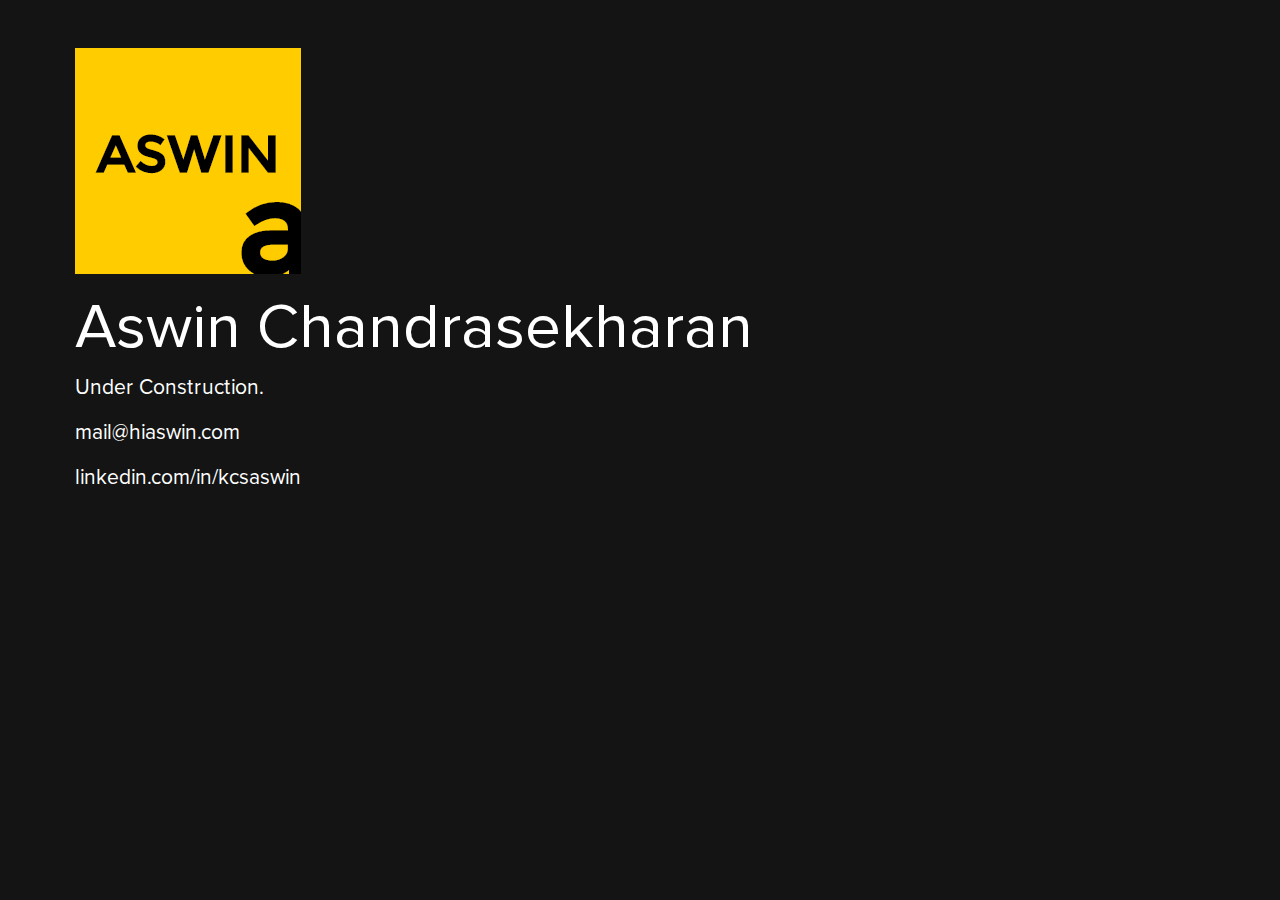
<file: comingsoon.html>
<!DOCTYPE html>
<html lang="en">
<head>
	<title>Aswin Chandrasekharan</title>
	<meta charset="UTF-8" />
	<meta http-equiv="X-UA-Compatible" content="IE=edge" />
	<meta name="viewport" content="width=device-width, initial-scale=1.0, minimum-scale=1.0, maximum-scale=1.0, user-scalable=no" />

	<!-- Bootstrap Latest compiled and minified CSS -->
	<!-- <link rel="stylesheet" href="https://maxcdn.bootstrapcdn.com/bootstrap/3.3.7/css/bootstrap.min.css" integrity="sha384-BVYiiSIFeK1dGmJRAkycuHAHRg32OmUcww7on3RYdg4Va+PmSTsz/K68vbdEjh4u" crossorigin="anonymous"> -->

	<!-- Font Awesome CDN -->
	<!-- <link href="https://maxcdn.bootstrapcdn.com/font-awesome/4.6.3/css/font-awesome.min.css" rel="stylesheet" integrity="sha384-T8Gy5hrqNKT+hzMclPo118YTQO6cYprQmhrYwIiQ/3axmI1hQomh7Ud2hPOy8SP1" crossorigin="anonymous"> -->

	<link rel="stylesheet" type="text/css" href="css/bootstrap.min.css" />
	<link rel="stylesheet" type="text/css" href="css/font-awesome.min.css" />
	<!-- Custom Styleshett -->
	<link rel="stylesheet" type="text/css" href="css/style-comingsoon.css" />
</head>

<body class="comingsoon">

<div class="container-fluid">
	<div class="jumbotron">
      <img src="images/aswin-logo.png" alt="...">
	  <h1>Aswin Chandrasekharan</h1>
	  <p>Under Construction.</p>
	  <p>mail@hiaswin.com</p>
	  <p class="linkedin-link">
			<a href="http://linkedin.com/in/kcsaswin" target="_blank"><span>linkedin.com/in/kcsaswin</span></a>
		</p>
	</div>
</div>

	<!-- jQuery CDN -->
	<!-- <script src="https://ajax.googleapis.com/ajax/libs/jquery/3.1.0/jquery.min.js"></script> -->

	<!-- Bootstrap Latest compiled and minified JavaScript -->
	<!-- <script src="https://maxcdn.bootstrapcdn.com/bootstrap/3.3.7/js/bootstrap.min.js" integrity="sha384-Tc5IQib027qvyjSMfHjOMaLkfuWVxZxUPnCJA7l2mCWNIpG9mGCD8wGNIcPD7Txa" crossorigin="anonymous"></script> -->

	<script type="text/javascript" src="js/jquery-3.1.0.min.js"></script>
	<script type="text/javascript" src="js/bootstrap.min.js"></script>
	<!-- Custom JS -->
	<script type="text/javascript" src="js/common.js"></script>
</body>
</html>
</file>
<file: css/style.css>
@font-face {
	font-family: 'ProximaNovaRegular';
	src: url('../fonts/ProximaNovaRegular.eot');
	src: local('ProximaNovaRegular'), url('../fonts/ProximaNovaRegular.woff') format('woff'), url('../fonts/ProximaNovaRegular.ttf') format('truetype');
}
@font-face {
    font-family: 'FrenchScript';
    src: url('../fonts/french-script-mt.eot');
    src: local('FrenchScript'), url('../fonts/french-script-mt.ttf') format('truetype');
}
.font-proxima-regular {	font-family: 'ProximaNovaRegular' !important; }

html { width: 100%; height: 100%; }
body { width: 100%; height: 100%; font-family: 'ProximaNovaRegular'; background: #F3F3F3; /*background-color: #edeff0;*/ }

input, textarea { box-shadow: none !important; -webkit-transition: all 0.2s ease-in-out; -moz-transition: all 0.2s ease-in-out; -ms-transition: all 0.2s ease-in-out; -o-transition: all 0.2s ease-in-out; outline: none; }
input:focus, textarea:focus { border: 1px solid #F2B632 !important; }

/*Colors*/
.grey-matte-bg { background-color: #3E474F !important; }
.cyan-matte-bg { background-color: #53BBB4 !important; }
.soft-yellow-bg { background-color: #F2B632 !important; }
.soft-purple-bg { background-color: #7D669E !important; }
.soft-pink-bg { background-color: #C25975 !important; }
.soft-violet-bg { background-color: #9E4D83 !important; }
.soft-green-bg { background-color: #5CB860 !important; }
.khaki-bg { background-color: #CBBB58 !important; }
.steel-blue-bg { background-color: #0B465B !important; }
.indigo-bg { background-color: #30415D !important; }
.blueberry-bg { background-color: #6B7A8F !important; }

.white-txt { color: #FFF !important; }
.grey-matte-txt { color: #3E474F !important; }
.cyan-matte-txt { color: #53BBB4 !important; }
.soft-yellow-txt { color: #F2B632 !important; }
.soft-purple-txt { color: #7D669E !important; }
.soft-pink-txt { color: #C25975 !important; }
.soft-violet-txt { color: #9E4D83 !important; }
.soft-green-txt { color: #5CB860 !important; }
.khaki-txt { color: #CBBB58 !important; }
.steel-blue-txt { color: #0B465B !important; }
.indigo-txt { color: #30415D !important; }
.blueberry-txt { color: #6B7A8F !important; }

.steel-blue-bdr-clr::after{ border-left-color: #0B465B !important; border-right-color: #0B465B !important; }
.soft-green-bdr-clr::after { border-left-color: #5CB860 !important; border-right-color: #5CB860 !important; }
.grey-matte-bdr-clr::after { border-left-color: #3E474F !important; border-right-color: #3E474F !important; }
.soft-yellow-bdr-clr::after { border-left-color: #F2B632 !important; border-right-color: #F2B632 !important; }

.zero-padding-top { padding-top: 0 !important; }

.vertical-middle-parent { display: table; }
.vertical-middle-parent .vertical-middle-element { display: table-cell; vertical-align: middle; }

.btn-grey { background: #3E474F; padding: 15px 30px; border: none; border-radius: 0; color: #fff; letter-spacing: 1px; text-transform: uppercase; text-decoration: none; -webkit-transition: all 0.2s ease-in-out; -moz-transition: all 0.2s ease-in-out; -ms-transition: all 0.2s ease-in-out; -o-transition: all 0.2s ease-in-out; }
.btn-grey:hover { background: #323232; color: #fff; text-decoration: none; }

.p-sm { font-size: 12px !important; }
.p-sm p{ font-size: 12px !important; }
.p-md { font-size: 14px !important; }
.p-md p{ font-size: 14px !important; }

.navbar {  border: none; background-color: rgba(62, 71, 79, 0.8) !important; -webkit-transform: translateY(-100%); -moz-transform: translateY(-100%); -ms-transform: translateY(-100%); transform: translateY(-100%);  -webkit-transition: ease-out .2s; -moz-transition: ease-out .2s; -o-transition: ease-out .2s; transition: ease-out .2s; }
.menu-trigger { display: table-cell; text-align: center; position: fixed; top:0; right:0; width: 50px; height: 50px; padding: 16px 18px; background-color: rgba(0,0,0,0.5); color: rgba(255,255,255,0.85); z-index: 1031; }
.menu-trigger i { vertical-align: middle; }
.show-menu { -webkit-transform: translateY(0); -moz-transform: translateY(0); -ms-transform: translateY(0); transform: translateY(0); }

ul.navbar-nav>li>a { color: #FFF; text-transform: uppercase; letter-spacing: 1px; transition: all .5s; }
ul.navbar-nav>li>a:hover, ul.navbar-nav>li>a:focus { background: transparent; color: #F2B632; }
ul.navbar-nav>li.active>a { color: #F2B632; font-weight: bold; }
ul.navbar-nav>li>a::before { position: absolute; content: ''; top: 0; left: 0; }
ul.navbar-nav>li>a::before { width: 0; padding: 10px 0; border-bottom: 1px solid #F2B632; -webkit-transition: ease-out .3s; -moz-transition: ease-out .3s; -o-transition: ease-out .3s; transition: ease-out .3s; }

.aswin-banner::before { position: absolute; display: block; content: " "; background-image: linear-gradient(to right,rgba(0, 48, 97, 0.8), transparent 50%); width: 100%; height: 100%; z-index: 7; }
.aswin-banner.full-width-bg { width: 100%; height: 100%; background: url(../images/wall_portrait.jpg) no-repeat center center; -webkit-background-size: cover; -moz-background-size: cover; -o-background-size: cover; background-size: cover; }
.aswin-banner.full-width-bg .intro-box { position: relative; margin: 0 auto; padding: 10px; height: 100%; z-index: 10; }
.aswin-banner.full-width-bg .intro-box .intro-content { color: #FFF; }
.intro-box .intro-content h1 { line-height: 1.25em; font-family: 'Oswald'; color: #FFF; font-size: 3em; letter-spacing: 0.1em; margin: 0 auto; text-transform: uppercase; }
.intro-box .intro-content h1.heading-line::after { content: ''; position: relative; display: block; width: 75px; height: 2px; background: #FFF; margin-top: 15px; }
.intro-box .intro-content p { margin-top: 10px; font-size: 1.5em; letter-spacing: 0.5px; }
.intro-box .intro-content p.keywords { font-size: 1.3em; font-style: italic; color: #FFF; }
.intro-box .intro-content p.location { position: absolute; bottom: 50px; font-size: 1.2em; }
.btn.download-cv, .btn.download-cv:active, .btn.download-cv:focus { margin-top: 10px; background: transparent; border: 2px solid #FFF; outline: none; border-radius: 0; color: #FFF; letter-spacing: 0.5px; }
.btn.download-cv:hover { background: rgba(0,0,0,0.5); }

a.btn-scroll-down { display: block; position: absolute; left: 48.5%; bottom: 50px; z-index: 999; text-align: center; height: 45px; width: 45px; padding: 10px; border: 2px solid #FFF; color: #FFF; -webkit-box-shadow: 0 0 2px rgba(0,0,0,0.5); box-shadow: 0 0 2px rgba(0,0,0,0.3); }
a.btn-scroll-down:hover, a.btn-scroll-down:focus { }

@-webkit-keyframes arrow-jump {
  0%   { opacity: 0;}
  100% { opacity: 1; 
    -webkit-transform: translateY(10px);
    -moz-transform: translateY(10px);
    -0-transform: translateY(10px);
    transform: translateY(10px);
    }  
}
a.btn-scroll-down {
    -webkit-animation: arrow-jump 1s infinite;
    -moz-animation:    arrow-jump 1s infinite
    -o-animation:      arrow-jump 1s infinite;
    animation:         arrow-jump 1s infinite;
}

section { position: relative; padding-top: 60px; }
section > .container > h3 { position: relative; text-align: center; margin-bottom: 40px; padding-bottom: 10px; text-transform: uppercase; letter-spacing: 2px; }
section > .container > h3::before { content: ''; left: 0; position: absolute; right: 0; bottom: -5px; background: #c1c1c1; height: 1px; }


#experience > .container > .row, #academics > .container > .row, #publications > .container > .row { padding: 0 15px; }

.section-summary { padding: 0; }
.section-box { padding: 0; }

.section-item { background-color: #FFF; padding: 15px; margin-bottom: 20px; -webkit-box-shadow:0 2px 0 rgba(0,0,0,0.08); box-shadow: 0 2px 0 rgba(0,0,0,0.08); }
.year { min-width: 155px; text-align: center; }
.year h5 { font-weight: bold; }
.year span { color: #999; font-style: italic; }
.box-content { padding: 0; }
.box-content h5 { text-transform: uppercase; letter-spacing: 1px; font-weight: bold; }
.box-content p { margin: 0; }

.box-content blockquote { padding: 3px 8px; margin: 4px 0; font-size: 1em; border-left: 4px solid #eee; }
.box-content ul { list-style-type: none; margin: 0; padding: 0; color: #777; }
.box-content ul li { padding: 3px 8px; border-left: 4px solid #eee; margin: 8px 0; }
ul.publications-list li span, .box-content ul.publications-list li a { display: inline-block; padding: 3px; border: 1px solid transparent; }
ul.publications-list li span { max-width: 90%; font-weight: 600; }
ul.publications-list li a { color: #0B465B; }
ul.publications-list li a:hover { border: 1px solid #D2D2D2; }

#academics .box-content h5:not(:first-child) { margin-top: 20px; }

.fact-box { background: #FFF; color: #FFF; padding: 20px 20px; -webkit-box-shadow:0 2px 0 rgba(0,0,0,0.08); box-shadow: 0 2px 0 rgba(0,0,0,0.08); margin-bottom: 5px; text-align: center; transition: all ease-in-out 0.2s; }
/*.fact-box:last-child { border-bottom: none; }*/
.fact-box:hover { -webkit-transform: scale(1.03); transform: scale(1.03); box-shadow: 0 2px 3px rgba(0,0,0,0.3); font-weight: bold; }
.fact-box i { left: -4px; height: 60px; width: 60px; border: 2px solid; border-radius: 30px; }
.fact-box span { margin-bottom: 10px; }
.fact-box p { font-size: 24px; font-weight: 400; letter-spacing: 1px; }
.fact-box h4 { margin: 10px 0 0; font-weight: 400; }

.left-innericon-addon {	position: relative; }
.left-innericon-addon span { position: absolute; padding: 10px 10px; pointer-events: none; }
.left-innericon-addon input { padding-left: 30px; }

.card-deck{ padding: 0 10px; }
.card-deck .title { margin: 5px; -webkit-box-shadow:0 2px 0 rgba(0,0,0,0.08); box-shadow: 0 2px 0 rgba(0,0,0,0.08); border-radius: 2px; }
.card-deck .title h4 { color: #FFF; padding: 7px 15px; text-transform: uppercase; letter-spacing: 2px; }
.card-deck .column { float: left; width: 50%; }
.card-deck .column .card { background: #FFF; margin: 5px 5px 10px 5px; -webkit-box-shadow:0 2px 0 rgba(0,0,0,0.08); box-shadow: 0 2px 0 rgba(0,0,0,0.08); border-radius: 2px; }

.card-deck .column .card .img {}
.card-deck .column .card.info {}
.card-deck .column .card.info .info-type { color: #FFF !important; font-size: 14px; font-weight: bold; letter-spacing: 0.7px; }
.card-deck .column .card.info .list-group { margin-bottom: 0px; }
.card-deck .column .card.info .list-group .list-group-item { border-width: 0px 0px 1px 0px; border-style: solid; border-color: #edeff0; margin-bottom: 0; color: #3E474F; border-radius: 0px !important; background-color: transparent; transition: all ease-in-out 0.2s; }
.card-deck .column .card.info .list-group .list-group-item:first-child { border-top-left-radius: 2px !important; border-top-right-radius: 2px !important; }
.card-deck .column .card.info .list-group .list-group-item i { padding-right: 15px; color: #F2B632; }
.card-deck .column .card.info .list-group .list-group-item:hover i { -webkit-transform: scale(1.01); transform: scale(1.01); color: #3E474F; }
.card-deck .column .card.info .list-group .list-group-item span a { cursor: pointer; }
/*.card-deck .column .card.info .list-group .list-group-item:hover:not(:first-child) { margin-left: 10px; border-left: 2px solid #CCC; }*/

li.list-group-item.view-all { display: block; cursor: pointer; }
li.list-group-item.view-all:hover i { color: #F2B632 !important; }
li.list-group-item.view-all:hover span { text-decoration: underline; }
#tmirecog table tr td:nth-child(2) { width: 25%; }

#media
.timeline { list-style: none; padding: 20px 0 20px; position: relative; }
.timeline:before { top: 0; bottom: 0; position: absolute; content: " "; width: 3px; background-color: #D2D2D2; left: 50%; margin-left: -1.5px; }
.timeline > li { margin-bottom: 20px; position: relative; }
.timeline > li:before, .timeline > li:after { content: " "; display: table; }
.timeline > li:after { clear: both; }

.timeline > li > .timeline-panel { float: left; position: relative; width: 46%; background-color: #FFF; border-radius: 3px; -webkit-box-shadow:0 2px 0 rgba(0,0,0,0.08); box-shadow: 0 2px 0 rgba(0,0,0,0.08); }
.timeline > li > .timeline-panel:before { position: absolute; top: 26px; right: -15px; display: inline-block; border-top: 15px solid transparent; border-left: 15px solid rgba(0,0,0,0.1); border-right: 0 solid rgba(0,0,0,0.1); border-bottom: 15px solid transparent; content: " "; }
.timeline > li > .timeline-panel:after { position: absolute; top: 26px; right: -14px; display: inline-block; border-top: 14px solid transparent; border-left: 14px solid #fff; border-right: 0 solid #fff; border-bottom: 14px solid transparent; content: " "; }
.timeline > li > .timeline-panel img { min-width: 100%; max-width: 100%; }
.timeline > li > .timeline-badge { position: absolute; top: 15px; left: 50%; height: 50px; width: 50px; line-height: 47px; text-align: center; margin-left: -25px; z-index: 100; border: 3px solid #FFF; border-radius: 30px; color: #FFF; box-shadow: 0 1px 5px rgba(0,0,0,0.2); }

.timeline > li.timeline-inverted > .timeline-panel { float: right; }
.timeline > li.timeline-inverted > .timeline-panel:before { border-left-width: 0; border-right-width: 15px; left: -15px; right: auto; }
.timeline > li.timeline-inverted > .timeline-panel:after { border-left-width: 0; border-right-width: 14px; left: -14px; right: auto; }

.timeline-heading { padding: 18px; }
.timeline-heading > h4.timeline-title { margin-top: 0; margin-bottom: 0; color: inherit; }
.timeline-heading > h4.timeline-title > .badge { background: transparent; font-size: 0.75em; font-style: italic; }
.timeline-body { padding: 20px 20px; }
.timeline-body > p, .timeline-body > ul { margin-bottom: 0; }
.timeline-body > p + p { margin-top: 5px; }
.timeline-body > p a { text-decoration: underline; color: #FFF; }
.timeline-body > button.learn-more, .timeline-body > button.learn-more:active { margin-top: 20px; border: 2px solid #FFF; border-radius: 20px; letter-spacing: 0.5px; font-weight: bold; outline: none !important; background: transparent; transition: all ease-in 0.1s; color: #FFF; }
.timeline-body > button.learn-more:hover, .timeline-body > button.learn-more:focus { background: #FFF; color: #3E474F; }

.modal .media { margin-top: 15px; }
.modal-content { border-radius: 3px; }
.modal-body { padding: 20px; }
.modal-body .row > h4 { margin-left: 15px; margin-bottom: 0; font-weight: 600; }
.modal-body .media i { vertical-align: top; }
.modal-body .media h4 { font-size: 1em; font-weight: 600; }
.modal .modal-body .gallery { margin-top: 20px; }

.testimonial-box { margin-top: 25px; }
.testimonial-box img { width: 100px; height: 100px; border: 3px solid #FFF; -webkit-border-radius: 50%; -moz-border-radius: 50%; -ms-border-radius: 50%; -o-border-radius: 50%; border-radius: 50%; box-shadow: 0 2px 3px rgba(0,0,0,0.2); }
.testimonial-box span { display: inline-block; position: relative; margin-right: 5px; padding: 5px 10px; text-transform: uppercase; letter-spacing: 1px; background: #FFF; -webkit-box-shadow:0 2px 0 rgba(0,0,0,0.08); box-shadow: 0 2px 0 rgba(0,0,0,0.08); }
.testimonial-box p { position: relative; margin-top: 10px; margin-bottom: 5px; padding: 15px 30px; color: #3E474F; background: #FFF; -webkit-box-shadow:0 2px 0 rgba(0,0,0,0.08); box-shadow: 0 2px 0 rgba(0,0,0,0.08); text-align: justify; font-style: italic; }
.testimonial-box p::before { content: "\f10d"; top: 15px; left: 10px; }
.testimonial-box p::after { content: "\f10e"; right: 10px; bottom: 15px; }
.testimonial-box p::after, .testimonial-box p::before { position: absolute; color: #dcdcdc; font-family: FontAwesome; font-size: 13px; }
span.source-linkedin { display: inline-block; position: relative; top: 25px; font-size: 0.55em; letter-spacing: 0; text-transform: capitalize; font-style: italic; }

#contact input, #contact textarea { border-radius: 0; background: #FFF; border: 1px solid #EEE; }
#contact input { padding: 25px 15px; }
#contact textarea { padding: 15px; }
#contact .section-box { margin-top: 20px; }
#contact form .alert { display: none; border-radius: 0px; }
#contact form .alert span { display: inline-block; }
#contact form .alert i.fa-close { position: relative; top: 2px; cursor: pointer; }

.social { margin: 0; padding: 0; }
.social li { display: inline-block; list-style-type: none; margin-right: 20px; cursor: pointer; }
.social i { float: left; width: 36px; margin-right: 3px; background: #FFF; font-size: 13px; text-align: center; -webkit-box-shadow:0 2px 0 rgba(0,0,0,0.08); box-shadow: 0 2px 0 rgba(0,0,0,0.08); }
.social li, .social i { height: 36px; line-height: 36px; }
.social span { background: #FFF; color: #3E474F; display: inline-block; padding: 0px 10px; -webkit-box-shadow:0 2px 0 rgba(0,0,0,0.08); box-shadow: 0 2px 0 rgba(0,0,0,0.08); }
.social span a { text-decoration: none; display: block; cursor: pointer; color: #3E474F; }
.social i, .social span, .social span a { transition: all ease-in 0.2s; }

.website-link i { color: #30415D; }
.website-link:hover i, .website-link:hover span { background-color: #30415D; color: #FFF; }
.location-link i { color: #F2B632; }
.location-link:hover i, .location-link:hover span { background-color: #F2B632; color: #FFF; }
.mail-link i { color: #5CB860; }
.mail-link:hover i, .mail-link:hover span { background-color: #5CB860; color: #FFF; }
.fb-link i { color: #3B5998; }
.fb-link:hover i, .fb-link:hover span { background-color: #3B5998; color: #FFF; }
.linkedin-link i { color: #1884BB; }
.linkedin-link:hover i, .linkedin-link:hover span { background-color: #1884BB; color: #FFF; }
.website-link:hover span a, .website-link:hover span a:active, .fb-link:hover span a, .fb-link:hover span a:active, .linkedin-link:hover span a, .linkedin-link:hover span a:active { color: #FFF; }

footer { margin-top: 50px; padding: 15px 0 40px 0; background: #3E474F; }
footer .footer-links { margin: 15px 0 40px 0; padding-left: 0px; }
footer .footer-links li { display: inline-block; }
footer .footer-links li+li { margin-left: 20px; }
footer .footer-links li > a, footer .footer-links li > a:active { font-size: 1.1em; color: rgba(255,255,255,0.8); text-decoration: none; transition: all ease-in 0.2s; }
footer .footer-links li > a:hover, footer .footer-links li > a:focus { color: rgba(255,255,255, 1); text-decoration: underline; }
footer span { letter-spacing: 0.2px; color: rgba(255,255,255,0.5); }
footer span a, footer span a:active { text-decoration: none; color: rgba(255,255,255,0.8); }
footer span a:hover, footer span a:focus { text-decoration: underline; color: rgba(255,255,255,1); }

#tableOfContents section { padding-top: 10px; }

#about .container, #toc .container { width: 1200px; }
#toc h3.toc-title { margin-bottom: 10px; text-align: left; font-family: 'FrenchScript'; font-size: 3em; text-transform: capitalize; color: #333; }
#toc .info { display: block; font-style: italic; margin-bottom: 20px; }
#toc .col-md-4 { padding: 0 10px; }

#toc .thumbnail { border-radius: 1px; border: none; padding: 0; margin-bottom: 30px; /*box-shadow: 2px 3px 2px rgba(0,0,0,0.15);*/ -webkit-box-shadow: 0px 1px 3px 0px rgba(0, 0, 0, 0.2); -moz-box-shadow: 0px 1px 3px 0px rgba(0, 0, 0, 0.2); box-shadow: 0px 1px 3px 0px rgba(0, 0, 0, 0.2); }
#toc .thumbnail:hover { padding: 0; -webkit-box-shadow: 0px 1px 3px 0px rgba(0, 0, 0, 0.4); -moz-box-shadow: 0px 1px 3px 0px rgba(0, 0, 0, 0.4); box-shadow: 0px 1px 3px 0px rgba(0, 0, 0, 0.4); }
#toc .thumbnail .video { position: relative; }
#toc .thumbnail .video video { position: relative; z-index: 999; width: 100%; vertical-align:top; overflow: hidden; transition: all .3s ease-in-out; /*transform: scale(1.0);*/ }
#toc .thumbnail .video:after { content:'\A'; position:absolute; width:100%; height:100%; top:0; left:0; background:rgba(0,0,0,0.7); opacity:1; transition: all 0.3s; -webkit-transition: all 0.3s; z-index: 1001; /*transform: scale(1.0);*/ }
#toc .thumbnail:hover .video:after { opacity: 0; /*transform: scale(1.0);*/ }
#toc .thumbnail:hover .video video { overflow: hidden; /*transform: scale(1.0); width: 125%;*/ z-index: 1003; }
#toc video { background: #FFF url(../images/ring.svg) center center no-repeat; }
/*video::before { content: ' '; position: absolute; width: 100%; height: 100%; top: 0; left: 0; background: transparent url(../images/ring.svg) center center no-repeat; z-index: 2000; }*/

#toc .caption { color: #636363; }
#toc .caption h4.chapter-no { text-align: center; font-family: 'Crimson Text', serif; font-weight: bold; font-size: 1.1em; text-transform: uppercase; letter-spacing: 0.1em; color: #333; }
#toc .caption h4.side-lines { overflow: hidden; text-align: center; font-style: italic; font-size: 1.2em; margin: 5px 0; }
#toc .caption h4.side-lines:before, #toc .caption h4.side-lines:after { background-color: #cacaca; content: ""; display: inline-block; height: 1px; position: relative; vertical-align: middle; width: 50%; }
#toc .caption h4.side-lines:before { right: 0.5em; margin-left: -50%; }
#toc .caption h4.side-lines:after { left: 0.5em; margin-right: -50%; }
#toc .caption .list-group-item { border: none; padding: 5px 3px; font-size: 1.07em; }
#toc .caption .list-group-item span { display: inline-block; width: 37px; font-weight: 600; font-style: italic; letter-spacing: 0.1em; }

@media (max-width: 767px) {
    ul.timeline:before { left: 20px; }
    ul.timeline > li > .timeline-badge { top:18px; left: 0; margin-left: 0; height: 40px; width: 40px; line-height: 37px; }    
    ul.timeline > li > .timeline-panel { width: calc(100% - 60px); width: -moz-calc(100% - 60px); width: -webkit-calc(100% - 60px); }
    ul.timeline > li > .timeline-panel { float: right; }
    ul.timeline > li > .timeline-panel:before { border-left-width: 0; border-right-width: 15px; left: -15px; right: auto; }
    ul.timeline > li > .timeline-panel:after { border-left-width: 0; border-right-width: 14px; left: -14px; right: auto; }
    .timeline-heading > h4.timeline-title { font-size: 1.15em; }
    .timeline-body { padding: 10px; }
    .timeline-body > button.learn-more { margin-top: 15px; }
}

@media (max-width: 767px) {
    .testimonial-box img { width: 70px; height: 70px; border: 2px solid #FFF; }
    .testimonial-box span { margin-bottom: 5px; padding: 3px 10px; font-size: 0.9em; letter-spacing: 1px; }
    .testimonial-box p { margin-top: 5px; padding: 10px 25px; }
    .testimonial-box p::before { top: 10px; }
    .testimonial-box p::after { bottom: 10px; }
    .testimonial-box p::after, .testimonial-box p::before { font-size: 10px; }
}

@media (max-width: 767px) {
    ul.nav.navbar-nav { text-align: center; }
    ul.nav.navbar-nav > li { border-bottom: 1px solid rgba(255, 255, 255, 0.2); }
    ul.nav.navbar-nav > li:first-child { border-top: none; }
    ul.nav.navbar-nav > li:last-child { border-bottom: none; }

    /*#about > .mobile-about-img { display: block !important; width: 100%; height: 350px !important; }*/
    a.btn-scroll-down { left: 46%; }
    
    #experience > .container > .row, #academics > .container > .row, #publications > .container > .row { padding: 0; }

    section { padding-top: 20px; }
    section > .container > h3 { margin-bottom: 15px; }
    .section-box { padding: 0 15px; margin-top: 10px; }
    .section-box .row { margin: 0 0 20px 0; }
    .section-box .row.section-item { padding: 10px; }
    .year { float: left; width: 100%; height: 70px !important; padding: 0; border-right: none; border-bottom: 1px solid #dcdcdc; text-align: center; }
    .year h5 { font-size: 1.2em; }
    .year h5.vellore-location { display: none; }
    .box-content { padding-top: 15px;  padding-left: 0; padding-right: 0; }
    
    .section-summary { padding: 0 15px; }
    .fact-box { padding: 5px; display: table; width: 100%; text-align: left; }
    .fact-box span.fa-2x { display: table-cell; font-size: 1.3333em; margin-bottom: 0; }
    .fact-box span i { top: 0; left: 0; height: 40px; width: 40px; border: none; }
    .fact-box p { display: table-cell; width: 25px; padding: 0 10px 0 5px; font-size: 1.9em; vertical-align: middle; }
    .fact-box h4 { display: table-cell; font-size: 1.25em; vertical-align: middle; }

    .card-deck .title { margin: 5px; }
    .card-deck .title h4 { font-size: 1.15em; letter-spacing: 1px; }
    .card-deck .column .card { margin: 10px 5px 20px 5px; }
    .card-deck .column .card.info .info-type { font-size: 1em; }
    .card-deck .column .card.info .list-group .list-group-item { padding: 8px; font-size: 0.9em; }
    .card-deck .column .card.info .list-group .list-group-item i.fa-lg { font-size: 1em; }

    #contact input { padding: 20px 10px; margin-top: 5px; }
    .social li { margin-bottom: 10px; }
    .social li span { width: 170px; }
    .btn-send-email { padding: 10px 20px; }

    footer { margin-top: 30px; }
    footer .container { padding: 0 20px}
    footer span { font-size: 0.9em; }
    footer .footer-links { margin: 15px 0 30px 0; padding-left: 0px; }

    #toc video { background: #FFF; }
    #toc .thumbnail { opacity: 0.25 !important; transition: all ease-in 0.5s;}
    #toc .thumbnail .video:after { content:'Tap to play video'; color: #FFF; font-family: "ProximaNovaRegular"; text-align: center; font-size: 1.75em; line-height: 190px; z-index: 1001; }
    #toc .thumbnail.isInView { opacity: 1 !important; transition: all ease-in 0.5s;}
    #toc .thumbnail.isInView .video:after { content:' '; background: transparent; z-index: 1001; }

    #about .container { width: 100%; }
    .aswin-banner.full-width-bg { background: url(../images/wall_portrait.jpg) no-repeat 68%; -webkit-background-size: cover; -moz-background-size: cover; -o-background-size: cover; background-size: cover; }
    .intro-box .row { margin-left: 0; margin-right: 0; }
    .intro-box .intro-content { padding: 15px; }
    .intro-box .intro-content h1 { font-size: 1.75em; }
    .intro-box .intro-content p { font-size: 1.4em; }
    .intro-box .intro-content p.keywords { font-size: 1.2em; }    
    .intro-box .intro-content p.location { bottom: 120px; }
}

@media (min-width: 768px) and (max-width: 1024px) {

    .container { width: 100%; }
    .aswin-banner.full-width-bg { background: url(../images/wall_portrait.jpg) no-repeat 62%; -webkit-background-size: cover; -moz-background-size: cover; -o-background-size: cover; background-size: cover; }
    #about .intro-box .row { margin-left: 0; margin-right: 0; }
    .section-box { padding: 0 15px; }

    section { padding-top: 40px; }
    .section-summary { padding: 0 15px; margin-bottom: 10px; }
    .fact-box { padding: 5px; display: table; width: 100%; text-align: left; }
    .fact-box span.fa-2x { display: table-cell; font-size: 1.3333em; margin-bottom: 0; }
    .fact-box span i { top: 0; left: 0; height: 40px; width: 40px; border: none; }
    .fact-box p { display: table-cell; width: 25px; padding: 0 10px 0 5px; font-size: 1.9em; vertical-align: middle; }
    .fact-box h4 { display: table-cell; font-size: 1.25em; vertical-align: middle; }

    .testimonial-box span { margin-bottom: 5px; padding: 3px 10px; font-size: 1em; letter-spacing: 1px; }

    ul.timeline:before { left: 20px; }
    ul.timeline > li > .timeline-badge { top:18px; left: 0; margin-left: 0; height: 40px; width: 40px; line-height: 37px; }    
    ul.timeline > li > .timeline-panel { width: calc(100% - 60px); width: -moz-calc(100% - 60px); width: -webkit-calc(100% - 60px); }
    ul.timeline > li > .timeline-panel { float: right; }
    ul.timeline > li > .timeline-panel:before { border-left-width: 0; border-right-width: 15px; left: -15px; right: auto; }
    ul.timeline > li > .timeline-panel:after { border-left-width: 0; border-right-width: 14px; left: -14px; right: auto; }
    .timeline-heading > h4.timeline-title { font-size: 1.15em; }
    .timeline-body { padding: 10px; }
    .timeline-body > button.learn-more { margin-top: 15px; }

    .social li { margin-bottom: 10px; }
}

@media (min-width: 1025px) {}
</file>
<file: css/style-comingsoon.css>
@font-face {
	font-family: 'ProximaNovaRegular';
	src: url('../fonts/ProximaNovaRegular.eot');
	src: local('ProximaNovaRegular'), url('../fonts/ProximaNovaRegular.woff') format('woff'), url('../fonts/ProximaNovaRegular.ttf') format('truetype');
}
.font-proxima-regular {	font-family: 'ProximaNovaRegular' !important; }

@font-face {
	font-family: 'proximanovalight';
	src: url('../fonts/proximanovalight/proximanovalight.eot');
	src: local('proximanovalight'), url('../fonts/proximanovalight/proximanovalight.woff') format('woff'), url('../fonts/proximanovalight/proximanovalight.ttf') format('truetype');
}
.font-proxima-light {
	font-family: 'proximanovalight' !important;
}

body{ font-family: 'ProximaNovaRegular'; //font-family: 'Open Sans', sans-serif; }

.logo { text-align: center; margin: 30px; }

#menu.menu { position: fixed; z-index: 100; color: #f8f8f8; background: #141414; width: 200px; left: 0px; top: 0px; height: 100%; }
#menu ul.nav>li { margin: 0 30px; }
#menu ul.nav>li>a { padding: 15px 0; color: #FFF; text-transform: uppercase; letter-spacing: 1px; border-bottom: 1px solid #333; transition-duration: .4s; }
#menu ul.nav>li>a:hover, #menu ul.nav>li>a:focus { background: transparent; color: #FFCC00; }
#menu ul.nav>li.active>a { color: #FFCC00; font-weight: bold; }

section { display: none; }
section.active { display: block; }

/*section { visibility: hidden; opacity: 0; transition: visibility 0s, opacity 0.2s linear, top 0.2s linear; }
section.active { visibility: visible; opacity: 1; }*/

.section-summary { position: fixed; bottom:0; z-index: 100; right: 0px; top: 0px; height: 100%; background: #FFCC00; }

.section-box { background: #fff; padding: 50px; }
.section-box h4 { position: relative; margin-bottom: 30px; text-transform: uppercase; letter-spacing: 2px; }
.section-box h4::before { content: ''; left: 0; position: absolute; right: 0; bottom: -5px; background: #141414; height: 1px; }

.section-item { margin-top: 20px; margin-bottom: 20px; }

/*
.resume-box { padding: 0; }
.resume-box li { margin-bottom: 20px; list-style-type: none; }
.year { float: left; width: 150px; margin-right: 20px; padding: 0 20px; border-right: 1px solid #dcdcdc; text-align: center; }
.box-content { padding: 10px 0; }
*/

.year { width: 150px; padding: 0 20px; border-right: 1px solid #dcdcdc; text-align: center; }
.year div { position: relative; top: 50%; -webkit-transform: translate(0,-50%); -moz-transform: translate(0,-50%); -ms-transform: translate(0,-50%); -o-transform: translate(0,-50%); transform: translate(0,-50%); }
.year div h5 { margin-top: 0; font-weight: bold; }
.year div span { color: #999; font-style: italic; }
.box-content { padding-top: 5px; padding-bottom: 5px; }
.box-content h5 { margin-top: 0; text-transform: uppercase; letter-spacing: 2px; font-weight: bold; }
.box-content p { margin: 0; color: #888; }

@media only screen and (min-width: 992px)
.box-content { padding-left: 170px !important; }

.middle-content { position: relative; top: 50%; -webkit-transform: translate(0,-50%); -moz-transform: translate(0,-50%); -ms-transform: translate(0,-50%); -o-transform: translate(0,-50%); transform: translate(0,-50%); }

.fact-box { padding: 20px 20px; border-bottom: 1px solid #000; text-align: center; }
.fact-box:last-child { border-bottom: none; }
.fact-box span { margin-bottom: 5px; color: #000; }
.fact-box p { color: #000; font-size: 24px; font-weight: 300; letter-spacing: 1px; }
.fact-box h4 { margin: 10px 0 0; color: #000; font-weight: 400; }

input, textarea { box-shadow: none !important; -webkit-transition: all 0.2s ease-in-out; -moz-transition: all 0.2s ease-in-out; -ms-transition: all 0.2s ease-in-out; -o-transition: all 0.2s ease-in-out; outline: none; }
input:focus, textarea:focus { border: 1px solid #FFCC00 !important; }

#contact input, #contact textarea { border-radius: 0; background: #F7F7F7; border: 1px solid #EEE; }
#contact input { padding: 25px 15px; }
#contact textarea { padding: 15px; }

.info {
    margin: 0;
    padding: 0 0 30px;
}

.info li {
	display: inline-block;
    list-style-type: none;
    margin-right: 20px;
}

.info i {
    float: left;
    width: 36px;
    margin-right: 10px;
    border: 1px solid #FFCC00;
    color: #141414;
    font-size: 13px;
    text-align: center;
    -webkit-border-radius: 50%;
    -moz-border-radius: 50%;
    -ms-border-radius: 50%;
    -o-border-radius: 50%;
    border-radius: 50%;
}

.info i, .info li {
    height: 36px;
    line-height: 36px;
}

.contact-items i { float: left; color: #FFCC00; }

.btn-grey { background: #141414; padding: 15px 30px; border: none; border-radius: 0; color: #fff; letter-spacing: 1px; text-transform: uppercase; text-decoration: none; 
	-webkit-transition: all 0.2s ease-in-out; -moz-transition: all 0.2s ease-in-out; -ms-transition: all 0.2s ease-in-out; -o-transition: all 0.2s ease-in-out; }
.btn-grey:hover { background: #323232; color: #fff; text-decoration: none; }

.p-sm { font-size: 12px !important; }
.p-sm p{ font-size: 12px !important; }
.p-md { font-size: 14px !important; }
.p-md p{ font-size: 14px !important; }

.left-innericon-addon {	position: relative; }
.left-innericon-addon span { position: absolute; padding: 10px 10px; pointer-events: none; }
.left-innericon-addon input { padding-left: 30px; }

.btn-grey-grad { 
	background: #E6E6E6;
	background-image: -webkit-linear-gradient(top, #FFF, #E6E6E6);
	background-image: -moz-linear-gradient(top, #FFF, #E6E6E6);
	background-image: -ms-linear-gradient(top, #FFF, #E6E6E6);
	background-image: -o-linear-gradient(top, #FFF, #E6E6E6);
	background-image: linear-gradient(to bottom, #FFF, #E6E6E6);
	border: 1px solid #ccc;
	-webkit-border-radius: 4px;
	-moz-border-radius: 4px;
	border-radius: 4px;
	-webkit-box-shadow: 0px 0px 2px #D0D0D0;
	-moz-box-shadow: 0px 0px 2px #D0D0D0;
	box-shadow: 0px 0px 2px #D0D0D0;
	color: #333;
	padding: 5px 15px;
	text-decoration: none;
}

.btn-grey-grad:hover { background: #E6E6E6; }

.btn-navy-grad {
	background: #316287;
	background-image: -webkit-linear-gradient(top, #4F7C9F, #316287);
	background-image: -moz-linear-gradient(top, #4F7C9F, #316287);
	background-image: -ms-linear-gradient(top, #4F7C9F, #316287);
	background-image: -o-linear-gradient(top, #4F7C9F, #316287);
	background-image: linear-gradient(to bottom, #4F7C9F, #316287);
	border: 1px solid #2E5573;
	-webkit-border-radius: 4px;
	-moz-border-radius: 4px;
	border-radius: 4px;
	-webkit-box-shadow: 0px 0px 2px #D0D0D0;
	-moz-box-shadow: 0px 0px 2px #D0D0D0;
	box-shadow: 0px 0px 2px #D0D0D0;
	color: #FFF;
	padding: 5px 15px;
	text-decoration: none;	
}
.btn-navy-grad:hover { background: #316287; }

#messages.tab-pane { padding: 25px; }
#messages .field-toEmail span { padding: 8px 10px; color: #333; }
#messages .field-toEmail input.form-control { background-color: #D5D5D5; }
#messages .field-toEmail input::-webkit-input-placeholder { color: #666; }
#messages .btn-navy-grad { margin-right: -15px; }


#media
.timeline {
    list-style: none;
    padding: 20px 0 20px;
    position: relative;
}

    .timeline:before {
        top: 0;
        bottom: 0;
        position: absolute;
        content: " ";
        width: 3px;
        background-color: #FFCC00;
        left: 50%;
        margin-left: -1.5px;
    }

    .timeline > li {
        margin-bottom: 20px;
        position: relative;
    }

        .timeline > li:before,
        .timeline > li:after {
            content: " ";
            display: table;
        }

        .timeline > li:after {
            clear: both;
        }

        .timeline > li:before,
        .timeline > li:after {
            content: " ";
            display: table;
        }

        .timeline > li:after {
            clear: both;
        }

        .timeline > li > .timeline-panel {
            width: 45%;
            float: left;
            border: 1px solid #d4d4d4;
            border-radius: 2px;
            padding: 20px;
            position: relative;
            -webkit-box-shadow: 0 1px 6px rgba(0, 0, 0, 0.175);
            box-shadow: 0 1px 6px rgba(0, 0, 0, 0.175);
        }

            .timeline > li > .timeline-panel:before {
                position: absolute;
                top: 26px;
                right: -15px;
                display: inline-block;
                border-top: 15px solid transparent;
                border-left: 15px solid #ccc;
                border-right: 0 solid #ccc;
                border-bottom: 15px solid transparent;
                content: " ";
            }

            .timeline > li > .timeline-panel:after {
                position: absolute;
                top: 27px;
                right: -14px;
                display: inline-block;
                border-top: 14px solid transparent;
                border-left: 14px solid #fff;
                border-right: 0 solid #fff;
                border-bottom: 14px solid transparent;
                content: " ";
            }

        .timeline > li > .timeline-badge {
            color: #FFCC00;
            width: 50px;
            height: 50px;
            line-height: 50px;
            font-size: 1.4em;
            text-align: center;
            position: absolute;
            top: 16px;
            left: 50%;
            margin-left: -25px;
            background-color: #141414;
            z-index: 100;
            border-top-right-radius: 50%;
            border-top-left-radius: 50%;
            border-bottom-right-radius: 50%;
            border-bottom-left-radius: 50%;
        }

        .timeline > li.timeline-inverted > .timeline-panel {
            float: right;
        }

            .timeline > li.timeline-inverted > .timeline-panel:before {
                border-left-width: 0;
                border-right-width: 15px;
                left: -15px;
                right: auto;
            }

            .timeline > li.timeline-inverted > .timeline-panel:after {
                border-left-width: 0;
                border-right-width: 14px;
                left: -14px;
                right: auto;
            }

.timeline-badge.primary {
    background-color: #2e6da4 !important;
}

.timeline-badge.success {
    background-color: #3f903f !important;
}

.timeline-badge.warning {
    background-color: #f0ad4e !important;
}

.timeline-badge.danger {
    background-color: #d9534f !important;
}

.timeline-badge.info {
    background-color: #5bc0de !important;
}

.timeline-title {
    margin-top: 0;
    color: inherit;
}

.timeline-body > p,
.timeline-body > ul {
    margin-bottom: 0;
}

    .timeline-body > p + p {
        margin-top: 5px;
    }

@media (max-width: 767px) {
    ul.timeline:before {
        left: 40px;
    }

    ul.timeline > li > .timeline-panel {
        width: calc(100% - 90px);
        width: -moz-calc(100% - 90px);
        width: -webkit-calc(100% - 90px);
    }

    ul.timeline > li > .timeline-badge {
        left: 15px;
        margin-left: 0;
        top: 16px;
    }

    ul.timeline > li > .timeline-panel {
        float: right;
    }

        ul.timeline > li > .timeline-panel:before {
            border-left-width: 0;
            border-right-width: 15px;
            left: -15px;
            right: auto;
        }

        ul.timeline > li > .timeline-panel:after {
            border-left-width: 0;
            border-right-width: 14px;
            left: -14px;
            right: auto;
        }
}


body.comingsoon{
    padding-left: none !important;
    background-color: #141414;
}

.jumbotron{
    background-color: transparent !important;
    color: #FFF;
}

.linkedin-link a{
    text-decoration: none;
    cursor: pointer;
    color: #FFF;
}

.linkedin-link a:hover{
    text-decoration: underline;
}
</file>
<file: css/scrolling-nav.css>
/*!
 * Start Bootstrap - Scrolling Nav (http://startbootstrap.com/)
 * Copyright 2013-2016 Start Bootstrap
 * Licensed under MIT (https://github.com/BlackrockDigital/startbootstrap/blob/gh-pages/LICENSE)
 */


@media(min-width:767px) {
    .navbar {
        padding: 0;
        -webkit-transition: background .5s ease-in-out,padding .5s ease-in-out;
        -moz-transition: background .5s ease-in-out,padding .5s ease-in-out;
        transition: background .5s ease-in-out,padding .5s ease-in-out;
    }

    .top-nav-collapse {
        padding: 0;
    }
}
</file>
